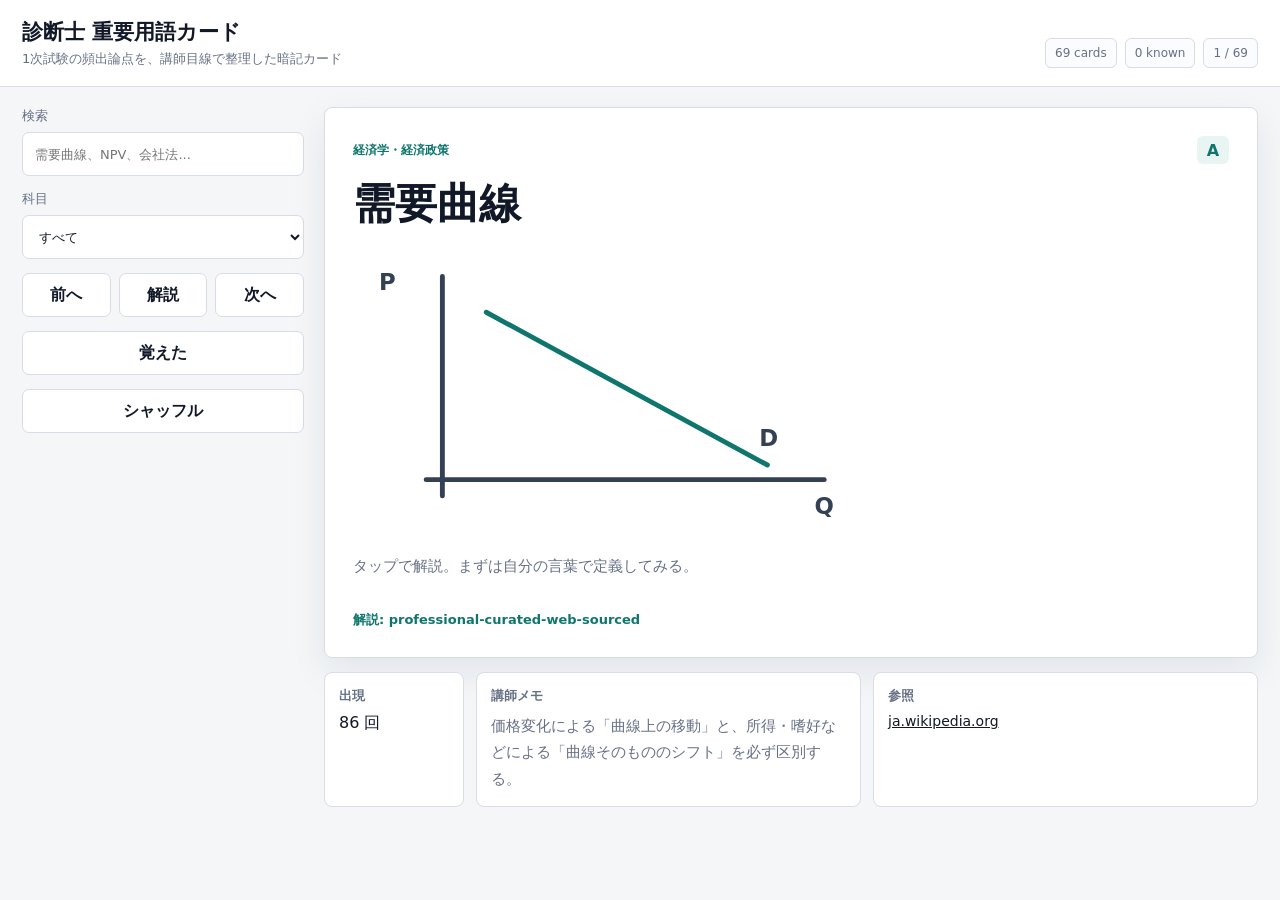
<file: index.html>
<!doctype html>
<html lang="ja">
<head>
  <meta charset="utf-8">
  <meta name="viewport" content="width=device-width, initial-scale=1, viewport-fit=cover">
  <title>診断士 重要用語カード</title>
  <link rel="stylesheet" href="style.css">
</head>
<body>
  <header class="topbar">
    <div>
      <h1>診断士 重要用語カード</h1>
      <p>1次試験の頻出論点を、講師目線で整理した暗記カード</p>
    </div>
    <div class="stats">
      <span id="cardCount">0 cards</span>
      <span id="knownCount">0 known</span>
      <span id="position">0 / 0</span>
    </div>
  </header>

  <main class="layout">
    <aside class="panel">
      <label>
        検索
        <input id="search" type="search" placeholder="需要曲線、NPV、会社法...">
      </label>
      <label>
        科目
        <select id="subjectFilter">
          <option value="">すべて</option>
        </select>
      </label>
      <div class="buttons">
        <button id="prevButton" type="button">前へ</button>
        <button id="flipButton" type="button">解説</button>
        <button id="nextButton" type="button">次へ</button>
      </div>
      <button id="knownButton" class="wide" type="button">覚えた</button>
      <button id="shuffleButton" class="wide" type="button">シャッフル</button>
    </aside>

    <section class="study">
      <article id="card" class="card">
        <div class="card-head">
          <p class="eyebrow" id="subject">SUBJECT</p>
          <span id="importance" class="importance">A</span>
        </div>
        <h2 id="term">データ未生成</h2>
        <div id="diagram" class="diagram"></div>
        <p id="hint">先に npm run professional を実行してください。</p>
        <div id="answer" class="answer"></div>
        <p id="sourceBadge" class="source-badge"></p>
      </article>

      <section class="meta">
        <div>
          <h3>出現</h3>
          <p id="count">-</p>
        </div>
        <div>
          <h3>講師メモ</h3>
          <p id="example">-</p>
        </div>
        <div>
          <h3>参照</h3>
          <ul id="sources"></ul>
        </div>
      </section>
    </section>
  </main>

  <nav class="bottom-nav">
    <button id="bottomPrev" type="button">前へ</button>
    <button id="bottomFlip" type="button">解説</button>
    <button id="bottomNext" type="button">次へ</button>
  </nav>

  <script type="module" src="app.js"></script>
</body>
</html>
</file>
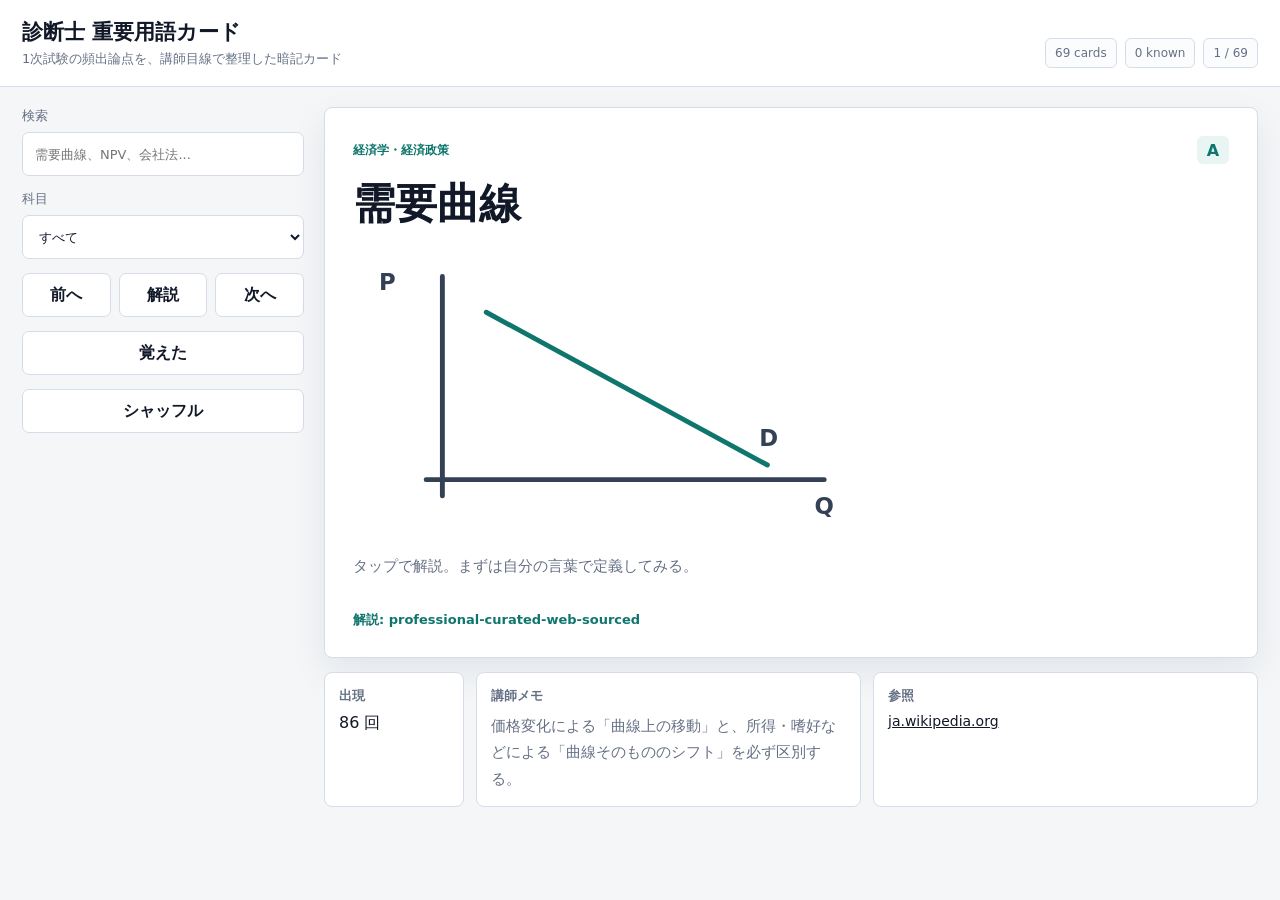
<file: standalone.html>
<!doctype html>
<html lang="ja">
<head>
  <meta charset="utf-8">
  <meta name="viewport" content="width=device-width, initial-scale=1, viewport-fit=cover">
  <title>診断士 重要用語カード</title>
  <style>
:root {
  color-scheme: light;
  --bg: #f4f6f8;
  --ink: #111827;
  --muted: #667085;
  --line: #d6dde8;
  --accent: #0f766e;
  --panel: #ffffff;
  --warn: #b45309;
}

* { box-sizing: border-box; }

body {
  margin: 0;
  min-height: 100vh;
  font-family: system-ui, -apple-system, BlinkMacSystemFont, "Segoe UI", sans-serif;
  background: var(--bg);
  color: var(--ink);
}

.topbar {
  display: flex;
  align-items: flex-end;
  justify-content: space-between;
  gap: 18px;
  padding: 18px 22px;
  border-bottom: 1px solid var(--line);
  background: var(--panel);
  position: sticky;
  top: 0;
  z-index: 3;
}

h1, h2, h3, p { margin: 0; }
h1 { font-size: 21px; font-weight: 760; letter-spacing: 0; }
.topbar p { margin-top: 4px; color: var(--muted); font-size: 13px; }

.stats {
  display: flex;
  gap: 8px;
  color: var(--muted);
  font-size: 12px;
  white-space: nowrap;
}

.stats span {
  border: 1px solid var(--line);
  border-radius: 6px;
  background: #fbfcfd;
  padding: 7px 9px;
}

.layout {
  display: grid;
  grid-template-columns: 282px minmax(0, 1fr);
  gap: 20px;
  padding: 20px 22px 88px;
}

.panel {
  display: grid;
  align-content: start;
  gap: 14px;
}

label {
  display: grid;
  gap: 7px;
  color: var(--muted);
  font-size: 13px;
}

input, select, button {
  width: 100%;
  min-height: 44px;
  border: 1px solid var(--line);
  border-radius: 7px;
  background: #fff;
  color: var(--ink);
  font: inherit;
}

input, select { padding: 0 12px; }
button { cursor: pointer; font-weight: 700; touch-action: manipulation; }
button:hover { border-color: var(--accent); }
.wide { width: 100%; }
.buttons { display: grid; grid-template-columns: 1fr 1fr 1fr; gap: 8px; }

.study { display: grid; gap: 14px; }

.card {
  min-height: 520px;
  display: grid;
  align-content: start;
  gap: 16px;
  padding: 28px;
  border: 1px solid var(--line);
  border-radius: 8px;
  background: var(--panel);
  box-shadow: 0 14px 36px rgba(22, 34, 51, 0.08);
}

.card.is-known {
  border-color: var(--accent);
  box-shadow: 0 14px 36px rgba(15, 118, 110, 0.14);
}

.card-head {
  display: flex;
  align-items: center;
  justify-content: space-between;
  gap: 12px;
}

.eyebrow {
  color: var(--accent);
  font-size: 12px;
  font-weight: 800;
}

.importance {
  min-width: 32px;
  height: 28px;
  display: inline-grid;
  place-items: center;
  border-radius: 6px;
  background: #e8f5f3;
  color: var(--accent);
  font-weight: 800;
}

h2 {
  font-size: 42px;
  line-height: 1.15;
  overflow-wrap: anywhere;
}

#hint, .answer p, #example {
  color: var(--muted);
  line-height: 1.75;
  font-size: 15px;
}

.answer {
  display: grid;
  gap: 10px;
}

.diagram {
  min-height: 188px;
  display: grid;
  align-items: center;
}

.diagram svg {
  width: 100%;
  max-width: 520px;
  height: auto;
}

.axis, .line, .arrow {
  fill: none;
  stroke: #344054;
  stroke-width: 3;
  stroke-linecap: round;
  stroke-linejoin: round;
}

.arrow { marker-end: url(#arrow); }
.accent { stroke: var(--accent); }
.dashed { stroke-dasharray: 7 7; }
.dot { fill: var(--accent); }
.box, .node {
  fill: #fff;
  stroke: #98a2b3;
  stroke-width: 2;
}
.accent-fill { fill: #dff4ef; stroke: var(--accent); }
.bar { fill: #dff4ef; stroke: var(--accent); stroke-width: 2; }
.negative { fill: #fee4e2; stroke: #d92d20; }
svg text { fill: #344054; font-size: 14px; font-weight: 700; }

.source-badge {
  color: var(--accent);
  font-size: 13px;
  font-weight: 700;
}

.meta {
  display: grid;
  grid-template-columns: 140px minmax(0, 1fr) minmax(0, 1fr);
  gap: 12px;
}

.meta > div {
  padding: 14px;
  border: 1px solid var(--line);
  border-radius: 8px;
  background: var(--panel);
}

h3 {
  margin-bottom: 8px;
  color: var(--muted);
  font-size: 13px;
}

ul {
  display: grid;
  gap: 7px;
  list-style: none;
  margin: 0;
  padding: 0;
}

li, a {
  color: var(--ink);
  font-size: 14px;
  overflow-wrap: anywhere;
}

.bottom-nav {
  display: none;
}

@media (max-width: 820px) {
  .topbar {
    display: grid;
    padding: 14px 16px;
  }

  h1 { font-size: 19px; }
  .topbar p { display: none; }
  .stats { overflow-x: auto; }

  .layout {
    grid-template-columns: 1fr;
    gap: 12px;
    padding: 14px 14px 88px;
  }

  .panel {
    position: static;
    grid-template-columns: 1fr 1fr;
  }

  .panel .buttons,
  .panel .wide {
    display: none;
  }

  .card {
    min-height: calc(100vh - 286px);
    padding: 20px;
  }

  h2 { font-size: 32px; }
  .diagram { min-height: 150px; }
  #hint, .answer p, #example { font-size: 14px; }

  .meta {
    grid-template-columns: 1fr;
  }

  .bottom-nav {
    position: fixed;
    left: 0;
    right: 0;
    bottom: 0;
    z-index: 4;
    display: grid;
    grid-template-columns: 1fr 1.2fr 1fr;
    gap: 8px;
    padding: 10px 12px calc(10px + env(safe-area-inset-bottom));
    border-top: 1px solid var(--line);
    background: rgba(255,255,255,0.96);
    backdrop-filter: blur(12px);
  }
}

</style>
</head>
<body>
  <header class="topbar">
    <div>
      <h1>診断士 重要用語カード</h1>
      <p>1次試験の頻出論点を、講師目線で整理した暗記カード</p>
    </div>
    <div class="stats">
      <span id="cardCount">0 cards</span>
      <span id="knownCount">0 known</span>
      <span id="position">0 / 0</span>
    </div>
  </header>

  <main class="layout">
    <aside class="panel">
      <label>
        検索
        <input id="search" type="search" placeholder="需要曲線、NPV、会社法...">
      </label>
      <label>
        科目
        <select id="subjectFilter">
          <option value="">すべて</option>
        </select>
      </label>
      <div class="buttons">
        <button id="prevButton" type="button">前へ</button>
        <button id="flipButton" type="button">解説</button>
        <button id="nextButton" type="button">次へ</button>
      </div>
      <button id="knownButton" class="wide" type="button">覚えた</button>
      <button id="shuffleButton" class="wide" type="button">シャッフル</button>
    </aside>

    <section class="study">
      <article id="card" class="card">
        <div class="card-head">
          <p class="eyebrow" id="subject">SUBJECT</p>
          <span id="importance" class="importance">A</span>
        </div>
        <h2 id="term">データ未生成</h2>
        <div id="diagram" class="diagram"></div>
        <p id="hint">先に npm run professional を実行してください。</p>
        <div id="answer" class="answer"></div>
        <p id="sourceBadge" class="source-badge"></p>
      </article>

      <section class="meta">
        <div>
          <h3>出現</h3>
          <p id="count">-</p>
        </div>
        <div>
          <h3>講師メモ</h3>
          <p id="example">-</p>
        </div>
        <div>
          <h3>参照</h3>
          <ul id="sources"></ul>
        </div>
      </section>
    </section>
  </main>

  <nav class="bottom-nav">
    <button id="bottomPrev" type="button">前へ</button>
    <button id="bottomFlip" type="button">解説</button>
    <button id="bottomNext" type="button">次へ</button>
  </nav>

  <script>window.__CARDS__ = [
  {
    "id": "0d490776f0a0",
    "term": "需要曲線",
    "front": "需要曲線",
    "back": "価格と需要量の関係を示す右下がりの曲線。価格が下がるほど需要量が増えるという需要法則を表す。",
    "point": "価格変化による「曲線上の移動」と、所得・嗜好などによる「曲線そのもののシフト」を必ず区別する。",
    "example": "需要増加は曲線が右へ、需要減少は左へ動く。",
    "hint": "価格変化による「曲線上の移動」と、所得・嗜好などによる「曲線そのもののシフト」を必ず区別する。",
    "diagram": "demand",
    "subject": "経済学・経済政策",
    "totalCount": 86,
    "importance": "A",
    "topSubjects": [
      {
        "name": "経済学・経済政策",
        "count": 86
      }
    ],
    "topYears": [],
    "sources": [
      {
        "title": "ja.wikipedia.org",
        "url": "https://ja.wikipedia.org/wiki/%E9%9C%80%E8%A6%81%E3%81%A8%E4%BE%9B%E7%B5%A6"
      }
    ],
    "explanationSource": "professional-curated-web-sourced"
  },
  {
    "id": "67e9fa1fc15b",
    "term": "供給曲線",
    "front": "供給曲線",
    "back": "価格と供給量の関係を示す右上がりの曲線。価格が上がるほど企業が供給したい量が増える。",
    "point": "投入価格・技術・税制などが変わると供給曲線そのものがシフトする。",
    "example": "原材料価格上昇は供給曲線を左へ動かしやすい。",
    "hint": "投入価格・技術・税制などが変わると供給曲線そのものがシフトする。",
    "diagram": "supply",
    "subject": "経済学・経済政策",
    "totalCount": 58,
    "importance": "A",
    "topSubjects": [
      {
        "name": "経済学・経済政策",
        "count": 58
      }
    ],
    "topYears": [],
    "sources": [
      {
        "title": "ja.wikipedia.org",
        "url": "https://ja.wikipedia.org/wiki/%E9%9C%80%E8%A6%81%E3%81%A8%E4%BE%9B%E7%B5%A6"
      }
    ],
    "explanationSource": "professional-curated-web-sourced"
  },
  {
    "id": "66405b7381ad",
    "term": "市場均衡",
    "front": "市場均衡",
    "back": "需要量と供給量が一致する価格と数量の組み合わせ。需要曲線と供給曲線の交点で表される。",
    "point": "超過需要なら価格上昇、超過供給なら価格下落の圧力が働く。",
    "example": "需要増加なら均衡価格・均衡数量は通常上昇する。",
    "hint": "超過需要なら価格上昇、超過供給なら価格下落の圧力が働く。",
    "diagram": "equilibrium",
    "subject": "経済学・経済政策",
    "totalCount": 0,
    "importance": "A",
    "topSubjects": [
      {
        "name": "経済学・経済政策",
        "count": 0
      }
    ],
    "topYears": [],
    "sources": [
      {
        "title": "ja.wikipedia.org",
        "url": "https://ja.wikipedia.org/wiki/%E9%9C%80%E8%A6%81%E3%81%A8%E4%BE%9B%E7%B5%A6"
      }
    ],
    "explanationSource": "professional-curated-web-sourced"
  },
  {
    "id": "d02a45f5f84f",
    "term": "価格弾力性",
    "front": "価格弾力性",
    "back": "価格が1%変化したとき、需要量または供給量が何%変化するかを表す指標。",
    "point": "絶対値が1より大きいと弾力的、1より小さいと非弾力的。売上高の増減判断で頻出。",
    "example": "需要の価格弾力性が大きい財は、値上げで売上が減りやすい。",
    "hint": "絶対値が1より大きいと弾力的、1より小さいと非弾力的。売上高の増減判断で頻出。",
    "diagram": "elasticity",
    "subject": "経済学・経済政策",
    "totalCount": 52,
    "importance": "A",
    "topSubjects": [
      {
        "name": "経済学・経済政策",
        "count": 52
      }
    ],
    "topYears": [],
    "sources": [
      {
        "title": "ja.wikipedia.org",
        "url": "https://ja.wikipedia.org/wiki/%E5%BC%BE%E5%8A%9B%E6%80%A7_(%E7%B5%8C%E6%B8%88%E5%AD%A6)"
      }
    ],
    "explanationSource": "professional-curated-web-sourced"
  },
  {
    "id": "9fcf56bc7df8",
    "term": "需要の価格弾力性",
    "front": "需要の価格弾力性",
    "back": "価格変化に対する需要量の反応度。通常はマイナスになるため、試験では絶対値で扱うことが多い。",
    "point": "代替財が多い、支出割合が大きい、長期であるほど弾力的になりやすい。",
    "example": "嗜好品は生活必需品より弾力的になりやすい。",
    "hint": "代替財が多い、支出割合が大きい、長期であるほど弾力的になりやすい。",
    "diagram": "elasticity",
    "subject": "経済学・経済政策",
    "totalCount": 19,
    "importance": "A",
    "topSubjects": [
      {
        "name": "経済学・経済政策",
        "count": 19
      }
    ],
    "topYears": [],
    "sources": [
      {
        "title": "ja.wikipedia.org",
        "url": "https://ja.wikipedia.org/wiki/%E5%BC%BE%E5%8A%9B%E6%80%A7_(%E7%B5%8C%E6%B8%88%E5%AD%A6)"
      }
    ],
    "explanationSource": "professional-curated-web-sourced"
  },
  {
    "id": "e20ddb36138c",
    "term": "無差別曲線",
    "front": "無差別曲線",
    "back": "消費者に同じ満足度を与える2財の組み合わせを結んだ曲線。",
    "point": "通常は右下がりで原点に対して凸。予算制約線との接点で効用最大化を考える。",
    "example": "接点では限界代替率と価格比が一致する。",
    "hint": "通常は右下がりで原点に対して凸。予算制約線との接点で効用最大化を考える。",
    "diagram": "indifference",
    "subject": "経済学・経済政策",
    "totalCount": 11,
    "importance": "A",
    "topSubjects": [
      {
        "name": "経済学・経済政策",
        "count": 11
      }
    ],
    "topYears": [],
    "sources": [
      {
        "title": "ja.wikipedia.org",
        "url": "https://ja.wikipedia.org/wiki/%E9%9C%80%E8%A6%81%E3%81%A8%E4%BE%9B%E7%B5%A6"
      }
    ],
    "explanationSource": "professional-curated-web-sourced"
  },
  {
    "id": "ac017a2f5bf9",
    "term": "予算制約線",
    "front": "予算制約線",
    "back": "所得と財価格の制約下で購入可能な2財の組み合わせを示す直線。",
    "point": "所得増加は外側への平行移動、価格変化は傾きの変化。",
    "example": "X財価格が下がるとX軸切片が外側へ動く。",
    "hint": "所得増加は外側への平行移動、価格変化は傾きの変化。",
    "diagram": "budget",
    "subject": "経済学・経済政策",
    "totalCount": 0,
    "importance": "A",
    "topSubjects": [
      {
        "name": "経済学・経済政策",
        "count": 0
      }
    ],
    "topYears": [],
    "sources": [
      {
        "title": "ja.wikipedia.org",
        "url": "https://ja.wikipedia.org/wiki/%E9%9C%80%E8%A6%81%E3%81%A8%E4%BE%9B%E7%B5%A6"
      }
    ],
    "explanationSource": "professional-curated-web-sourced"
  },
  {
    "id": "80bac67b0417",
    "term": "限界費用",
    "front": "限界費用",
    "back": "生産量を1単位増やしたときに追加で発生する費用。",
    "point": "完全競争企業は価格=限界費用となる生産量を選ぶ、という形で出やすい。",
    "example": "限界費用が平均費用を下回ると平均費用は低下する。",
    "hint": "完全競争企業は価格=限界費用となる生産量を選ぶ、という形で出やすい。",
    "diagram": "cost",
    "subject": "経済学・経済政策",
    "totalCount": 68,
    "importance": "A",
    "topSubjects": [
      {
        "name": "経済学・経済政策",
        "count": 68
      }
    ],
    "topYears": [],
    "sources": [
      {
        "title": "ja.wikipedia.org",
        "url": "https://ja.wikipedia.org/wiki/%E9%9C%80%E8%A6%81%E3%81%A8%E4%BE%9B%E7%B5%A6"
      }
    ],
    "explanationSource": "professional-curated-web-sourced"
  },
  {
    "id": "4c42e6867901",
    "term": "平均費用",
    "front": "平均費用",
    "back": "総費用を生産量で割ったもの。平均固定費用と平均可変費用の合計。",
    "point": "限界費用曲線が平均費用曲線を下から上に横切る点が平均費用の最小点。",
    "example": "規模の経済が働く範囲では平均費用が低下する。",
    "hint": "限界費用曲線が平均費用曲線を下から上に横切る点が平均費用の最小点。",
    "diagram": "cost",
    "subject": "経済学・経済政策",
    "totalCount": 33,
    "importance": "A",
    "topSubjects": [
      {
        "name": "経済学・経済政策",
        "count": 33
      }
    ],
    "topYears": [],
    "sources": [
      {
        "title": "ja.wikipedia.org",
        "url": "https://ja.wikipedia.org/wiki/%E9%9C%80%E8%A6%81%E3%81%A8%E4%BE%9B%E7%B5%A6"
      }
    ],
    "explanationSource": "professional-curated-web-sourced"
  },
  {
    "id": "d56a26a1f985",
    "term": "短期費用曲線",
    "front": "短期費用曲線",
    "back": "固定投入が存在する短期における費用と生産量の関係を示す曲線群。",
    "point": "平均費用・平均可変費用・限界費用の位置関係を図で覚える。",
    "example": "操業停止点は価格が平均可変費用の最小値を下回る水準。",
    "hint": "平均費用・平均可変費用・限界費用の位置関係を図で覚える。",
    "diagram": "cost",
    "subject": "経済学・経済政策",
    "totalCount": 2,
    "importance": "A",
    "topSubjects": [
      {
        "name": "経済学・経済政策",
        "count": 2
      }
    ],
    "topYears": [],
    "sources": [
      {
        "title": "ja.wikipedia.org",
        "url": "https://ja.wikipedia.org/wiki/%E9%9C%80%E8%A6%81%E3%81%A8%E4%BE%9B%E7%B5%A6"
      }
    ],
    "explanationSource": "professional-curated-web-sourced"
  },
  {
    "id": "5dfb2ab4b3a2",
    "term": "IS曲線",
    "front": "IS曲線",
    "back": "財市場が均衡する利子率と国民所得の組み合わせを表す右下がりの曲線。",
    "point": "投資が利子率に反応するほどIS曲線は緩やかになりやすい。",
    "example": "政府支出増加はIS曲線を右へシフトさせる。",
    "hint": "投資が利子率に反応するほどIS曲線は緩やかになりやすい。",
    "diagram": "is-lm",
    "subject": "経済学・経済政策",
    "totalCount": 0,
    "importance": "A",
    "topSubjects": [
      {
        "name": "経済学・経済政策",
        "count": 0
      }
    ],
    "topYears": [],
    "sources": [
      {
        "title": "ja.wikipedia.org",
        "url": "https://ja.wikipedia.org/wiki/%E9%9C%80%E8%A6%81%E3%81%A8%E4%BE%9B%E7%B5%A6"
      }
    ],
    "explanationSource": "professional-curated-web-sourced"
  },
  {
    "id": "0bbbfa557d89",
    "term": "LM曲線",
    "front": "LM曲線",
    "back": "貨幣市場が均衡する利子率と国民所得の組み合わせを表す右上がりの曲線。",
    "point": "貨幣供給量の増加はLM曲線を右へシフトさせる。",
    "example": "所得増加で貨幣需要が増えると、均衡利子率は上がる。",
    "hint": "貨幣供給量の増加はLM曲線を右へシフトさせる。",
    "diagram": "is-lm",
    "subject": "経済学・経済政策",
    "totalCount": 0,
    "importance": "A",
    "topSubjects": [
      {
        "name": "経済学・経済政策",
        "count": 0
      }
    ],
    "topYears": [],
    "sources": [
      {
        "title": "ja.wikipedia.org",
        "url": "https://ja.wikipedia.org/wiki/%E9%9C%80%E8%A6%81%E3%81%A8%E4%BE%9B%E7%B5%A6"
      }
    ],
    "explanationSource": "professional-curated-web-sourced"
  },
  {
    "id": "ee92f25a5a39",
    "term": "フィッシャー方程式",
    "front": "フィッシャー方程式",
    "back": "名目利子率、実質利子率、期待インフレ率の関係を表す式。概ね名目利子率=実質利子率+期待インフレ率。",
    "point": "名目と実質の区別を問う問題で頻出。",
    "example": "期待インフレ率が上がると、実質利子率一定なら名目利子率は上がる。",
    "hint": "名目と実質の区別を問う問題で頻出。",
    "diagram": "formula",
    "subject": "経済学・経済政策",
    "totalCount": 1,
    "importance": "A",
    "topSubjects": [
      {
        "name": "経済学・経済政策",
        "count": 1
      }
    ],
    "topYears": [],
    "sources": [
      {
        "title": "ja.wikipedia.org",
        "url": "https://ja.wikipedia.org/wiki/%E9%9C%80%E8%A6%81%E3%81%A8%E4%BE%9B%E7%B5%A6"
      }
    ],
    "explanationSource": "professional-curated-web-sourced"
  },
  {
    "id": "a2de02c339de",
    "term": "ラスパイレス指数",
    "front": "ラスパイレス指数",
    "back": "基準年の数量を重みとして価格変化を測る物価指数。",
    "point": "パーシェ指数との違いは重み。ラスパイレスは基準年数量、パーシェは比較年数量。",
    "example": "消費者物価指数の理解に関係する。",
    "hint": "パーシェ指数との違いは重み。ラスパイレスは基準年数量、パーシェは比較年数量。",
    "diagram": "index",
    "subject": "経済学・経済政策",
    "totalCount": 18,
    "importance": "A",
    "topSubjects": [
      {
        "name": "経済学・経済政策",
        "count": 18
      }
    ],
    "topYears": [],
    "sources": [
      {
        "title": "ja.wikipedia.org",
        "url": "https://ja.wikipedia.org/wiki/%E9%9C%80%E8%A6%81%E3%81%A8%E4%BE%9B%E7%B5%A6"
      }
    ],
    "explanationSource": "professional-curated-web-sourced"
  },
  {
    "id": "e584719ed4d7",
    "term": "ローレンツ曲線",
    "front": "ローレンツ曲線",
    "back": "所得や資産の分配の偏りを示す曲線。完全平等線から離れるほど不平等が大きい。",
    "point": "ジニ係数とセットで覚える。",
    "example": "45度線に近いほど平等。",
    "hint": "ジニ係数とセットで覚える。",
    "diagram": "lorenz",
    "subject": "経済学・経済政策",
    "totalCount": 3,
    "importance": "A",
    "topSubjects": [
      {
        "name": "経済学・経済政策",
        "count": 3
      }
    ],
    "topYears": [],
    "sources": [
      {
        "title": "ja.wikipedia.org",
        "url": "https://ja.wikipedia.org/wiki/%E9%9C%80%E8%A6%81%E3%81%A8%E4%BE%9B%E7%B5%A6"
      }
    ],
    "explanationSource": "professional-curated-web-sourced"
  },
  {
    "id": "64fe4d7313b2",
    "term": "ジニ係数",
    "front": "ジニ係数",
    "back": "分配の不平等度を0から1の範囲で表す指標。1に近いほど不平等。",
    "point": "ローレンツ曲線と完全平等線の間の面積でイメージする。",
    "example": "所得分布や地域格差の論点で出る。",
    "hint": "ローレンツ曲線と完全平等線の間の面積でイメージする。",
    "diagram": "lorenz",
    "subject": "経済学・経済政策",
    "totalCount": 0,
    "importance": "A",
    "topSubjects": [
      {
        "name": "経済学・経済政策",
        "count": 0
      }
    ],
    "topYears": [],
    "sources": [
      {
        "title": "ja.wikipedia.org",
        "url": "https://ja.wikipedia.org/wiki/%E9%9C%80%E8%A6%81%E3%81%A8%E4%BE%9B%E7%B5%A6"
      }
    ],
    "explanationSource": "professional-curated-web-sourced"
  },
  {
    "id": "e1e2f6149197",
    "term": "正味現在価値",
    "front": "正味現在価値",
    "back": "将来キャッシュフローを資本コストで割り引いた現在価値から初期投資額を差し引いた金額。",
    "point": "NPVが正なら企業価値を増やす投資案として採用候補。",
    "example": "NPV法は金額で投資価値を判断できる。",
    "hint": "NPVが正なら企業価値を増やす投資案として採用候補。",
    "diagram": "npv",
    "subject": "財務・会計",
    "totalCount": 24,
    "importance": "A",
    "topSubjects": [
      {
        "name": "財務・会計",
        "count": 24
      }
    ],
    "topYears": [],
    "sources": [
      {
        "title": "ja.wikipedia.org",
        "url": "https://ja.wikipedia.org/wiki/%E6%AD%A3%E5%91%B3%E7%8F%BE%E5%9C%A8%E4%BE%A1%E5%80%A4"
      }
    ],
    "explanationSource": "professional-curated-web-sourced"
  },
  {
    "id": "09025d76945b",
    "term": "NPV",
    "front": "NPV",
    "back": "Net Present Value。正味現在価値のこと。投資案が生み出す価値を現在価値ベースで測る。",
    "point": "IRRよりも企業価値最大化と整合しやすい。",
    "example": "排他的投資案ではNPVが大きい案を選ぶのが原則。",
    "hint": "IRRよりも企業価値最大化と整合しやすい。",
    "diagram": "npv",
    "subject": "財務・会計",
    "totalCount": 20,
    "importance": "A",
    "topSubjects": [
      {
        "name": "財務・会計",
        "count": 20
      }
    ],
    "topYears": [],
    "sources": [
      {
        "title": "ja.wikipedia.org",
        "url": "https://ja.wikipedia.org/wiki/%E6%AD%A3%E5%91%B3%E7%8F%BE%E5%9C%A8%E4%BE%A1%E5%80%A4"
      }
    ],
    "explanationSource": "professional-curated-web-sourced"
  },
  {
    "id": "94499b1ab224",
    "term": "IRR",
    "front": "IRR",
    "back": "内部収益率。NPVがゼロになる割引率。投資案の利回りを示す。",
    "point": "資本コストを上回るIRRなら採用候補。ただし複数解や規模の違いに注意。",
    "example": "初期投資が小さい案ほどIRRが高く見える場合がある。",
    "hint": "資本コストを上回るIRRなら採用候補。ただし複数解や規模の違いに注意。",
    "diagram": "irr",
    "subject": "財務・会計",
    "totalCount": 16,
    "importance": "A",
    "topSubjects": [
      {
        "name": "財務・会計",
        "count": 16
      }
    ],
    "topYears": [],
    "sources": [
      {
        "title": "ja.wikipedia.org",
        "url": "https://ja.wikipedia.org/wiki/%E5%86%85%E9%83%A8%E5%8F%8E%E7%9B%8A%E7%8E%87"
      }
    ],
    "explanationSource": "professional-curated-web-sourced"
  },
  {
    "id": "7a036f1e978a",
    "term": "加重平均資本コスト",
    "front": "加重平均資本コスト",
    "back": "負債コストと株主資本コストを資本構成で加重平均した企業全体の資本コスト。WACCともいう。",
    "point": "法人税を考慮する場合、負債コストには節税効果を反映する。",
    "example": "企業価値評価や投資判断の割引率として使う。",
    "hint": "法人税を考慮する場合、負債コストには節税効果を反映する。",
    "diagram": "wacc",
    "subject": "財務・会計",
    "totalCount": 9,
    "importance": "A",
    "topSubjects": [
      {
        "name": "財務・会計",
        "count": 9
      }
    ],
    "topYears": [],
    "sources": [
      {
        "title": "ja.wikipedia.org",
        "url": "https://ja.wikipedia.org/wiki/%E8%B3%87%E6%9C%AC%E8%B3%87%E7%94%A3%E8%A9%95%E4%BE%A1%E3%83%A2%E3%83%87%E3%83%AB"
      }
    ],
    "explanationSource": "professional-curated-web-sourced"
  },
  {
    "id": "aa92e4353f87",
    "term": "CAPM",
    "front": "CAPM",
    "back": "資本資産評価モデル。リスクフリーレート、β、市場リスクプレミアムから株主資本コストを求める。",
    "point": "βは市場全体に対する感応度。βが高いほど要求収益率は高い。",
    "example": "株主資本コスト=リスクフリーレート+β×市場リスクプレミアム。",
    "hint": "βは市場全体に対する感応度。βが高いほど要求収益率は高い。",
    "diagram": "capm",
    "subject": "財務・会計",
    "totalCount": 0,
    "importance": "A",
    "topSubjects": [
      {
        "name": "財務・会計",
        "count": 0
      }
    ],
    "topYears": [],
    "sources": [
      {
        "title": "ja.wikipedia.org",
        "url": "https://ja.wikipedia.org/wiki/%E8%B3%87%E6%9C%AC%E8%B3%87%E7%94%A3%E8%A9%95%E4%BE%A1%E3%83%A2%E3%83%87%E3%83%AB"
      }
    ],
    "explanationSource": "professional-curated-web-sourced"
  },
  {
    "id": "83a2ab43292f",
    "term": "効率的フロンティア",
    "front": "効率的フロンティア",
    "back": "同じリスクなら期待収益率が最大、同じ期待収益率ならリスクが最小となるポートフォリオ集合。",
    "point": "分散投資によるリスク低減とセットで理解する。",
    "example": "合理的投資家は効率的フロンティア上の組み合わせを選ぶ。",
    "hint": "分散投資によるリスク低減とセットで理解する。",
    "diagram": "frontier",
    "subject": "財務・会計",
    "totalCount": 7,
    "importance": "A",
    "topSubjects": [
      {
        "name": "財務・会計",
        "count": 7
      }
    ],
    "topYears": [],
    "sources": [
      {
        "title": "ja.wikipedia.org",
        "url": "https://ja.wikipedia.org/wiki/%E8%B3%87%E6%9C%AC%E8%B3%87%E7%94%A3%E8%A9%95%E4%BE%A1%E3%83%A2%E3%83%87%E3%83%AB"
      }
    ],
    "explanationSource": "professional-curated-web-sourced"
  },
  {
    "id": "1b3e6cbc2179",
    "term": "損益分岐点",
    "front": "損益分岐点",
    "back": "売上高と総費用が一致し、利益がゼロになる売上高または販売数量。",
    "point": "固定費、変動費率、限界利益率の関係を押さえる。",
    "example": "損益分岐点売上高=固定費÷限界利益率。",
    "hint": "固定費、変動費率、限界利益率の関係を押さえる。",
    "diagram": "break-even",
    "subject": "財務・会計",
    "totalCount": 23,
    "importance": "A",
    "topSubjects": [
      {
        "name": "財務・会計",
        "count": 23
      }
    ],
    "topYears": [],
    "sources": [
      {
        "title": "ja.wikipedia.org",
        "url": "https://ja.wikipedia.org/wiki/%E6%AD%A3%E5%91%B3%E7%8F%BE%E5%9C%A8%E4%BE%A1%E5%80%A4"
      }
    ],
    "explanationSource": "professional-curated-web-sourced"
  },
  {
    "id": "c8b2e7de6bb3",
    "term": "損益分岐点比率",
    "front": "損益分岐点比率",
    "back": "実際の売上高に対する損益分岐点売上高の割合。低いほど安全性が高い。",
    "point": "安全余裕率=1-損益分岐点比率。",
    "example": "固定費が増えると損益分岐点比率は高まりやすい。",
    "hint": "安全余裕率=1-損益分岐点比率。",
    "diagram": "break-even",
    "subject": "財務・会計",
    "totalCount": 6,
    "importance": "A",
    "topSubjects": [
      {
        "name": "財務・会計",
        "count": 6
      }
    ],
    "topYears": [],
    "sources": [
      {
        "title": "ja.wikipedia.org",
        "url": "https://ja.wikipedia.org/wiki/%E6%AD%A3%E5%91%B3%E7%8F%BE%E5%9C%A8%E4%BE%A1%E5%80%A4"
      }
    ],
    "explanationSource": "professional-curated-web-sourced"
  },
  {
    "id": "380b394da915",
    "term": "自己資本比率",
    "front": "自己資本比率",
    "back": "総資本に占める自己資本の割合。財務安全性を示す代表指標。",
    "point": "高いほど返済義務のない資本が厚い。ただし資本効率とのバランスも見る。",
    "example": "自己資本比率=自己資本÷総資本。",
    "hint": "高いほど返済義務のない資本が厚い。ただし資本効率とのバランスも見る。",
    "diagram": "ratio",
    "subject": "財務・会計",
    "totalCount": 22,
    "importance": "A",
    "topSubjects": [
      {
        "name": "財務・会計",
        "count": 22
      }
    ],
    "topYears": [],
    "sources": [
      {
        "title": "ja.wikipedia.org",
        "url": "https://ja.wikipedia.org/wiki/%E6%AD%A3%E5%91%B3%E7%8F%BE%E5%9C%A8%E4%BE%A1%E5%80%A4"
      }
    ],
    "explanationSource": "professional-curated-web-sourced"
  },
  {
    "id": "ec4fefbac60c",
    "term": "流動比率",
    "front": "流動比率",
    "back": "流動負債に対する流動資産の割合。短期支払能力を表す。",
    "point": "一般には高いほど短期安全性は高いが、過剰在庫などの質も見る。",
    "example": "流動比率=流動資産÷流動負債。",
    "hint": "一般には高いほど短期安全性は高いが、過剰在庫などの質も見る。",
    "diagram": "ratio",
    "subject": "財務・会計",
    "totalCount": 11,
    "importance": "A",
    "topSubjects": [
      {
        "name": "財務・会計",
        "count": 11
      }
    ],
    "topYears": [],
    "sources": [
      {
        "title": "ja.wikipedia.org",
        "url": "https://ja.wikipedia.org/wiki/%E6%AD%A3%E5%91%B3%E7%8F%BE%E5%9C%A8%E4%BE%A1%E5%80%A4"
      }
    ],
    "explanationSource": "professional-curated-web-sourced"
  },
  {
    "id": "268aab575cff",
    "term": "EBITDA",
    "front": "EBITDA",
    "back": "利払い前・税引前・減価償却前利益。償却方針の影響を除いた収益力の目安。",
    "point": "企業価値評価ではEV/EBITDA倍率とセットで出る。",
    "example": "設備投資が大きい業種では営業利益との差に注意。",
    "hint": "企業価値評価ではEV/EBITDA倍率とセットで出る。",
    "diagram": "formula",
    "subject": "財務・会計",
    "totalCount": 20,
    "importance": "A",
    "topSubjects": [
      {
        "name": "財務・会計",
        "count": 20
      }
    ],
    "topYears": [],
    "sources": [
      {
        "title": "ja.wikipedia.org",
        "url": "https://ja.wikipedia.org/wiki/%E6%AD%A3%E5%91%B3%E7%8F%BE%E5%9C%A8%E4%BE%A1%E5%80%A4"
      }
    ],
    "explanationSource": "professional-curated-web-sourced"
  },
  {
    "id": "3a2ffa8ec2d9",
    "term": "標準原価",
    "front": "標準原価",
    "back": "標準的な材料・労務・操業条件を前提に事前設定する原価。",
    "point": "原価差異分析で実際原価との差を管理する。",
    "example": "価格差異、数量差異、賃率差異、作業時間差異などに分解する。",
    "hint": "原価差異分析で実際原価との差を管理する。",
    "diagram": "table",
    "subject": "財務・会計",
    "totalCount": 3,
    "importance": "A",
    "topSubjects": [
      {
        "name": "財務・会計",
        "count": 3
      }
    ],
    "topYears": [],
    "sources": [
      {
        "title": "ja.wikipedia.org",
        "url": "https://ja.wikipedia.org/wiki/%E6%AD%A3%E5%91%B3%E7%8F%BE%E5%9C%A8%E4%BE%A1%E5%80%A4"
      }
    ],
    "explanationSource": "professional-curated-web-sourced"
  },
  {
    "id": "bd3d107e0667",
    "term": "直接原価計算",
    "front": "直接原価計算",
    "back": "固定製造原価を期間費用として扱い、変動費と固定費に分けて利益管理する方法。",
    "point": "CVP分析や短期意思決定と相性がよい。",
    "example": "全部原価計算との営業利益差は在庫増減で生じる。",
    "hint": "CVP分析や短期意思決定と相性がよい。",
    "diagram": "table",
    "subject": "財務・会計",
    "totalCount": 0,
    "importance": "A",
    "topSubjects": [
      {
        "name": "財務・会計",
        "count": 0
      }
    ],
    "topYears": [],
    "sources": [
      {
        "title": "ja.wikipedia.org",
        "url": "https://ja.wikipedia.org/wiki/%E6%AD%A3%E5%91%B3%E7%8F%BE%E5%9C%A8%E4%BE%A1%E5%80%A4"
      }
    ],
    "explanationSource": "professional-curated-web-sourced"
  },
  {
    "id": "2df2dcc553a8",
    "term": "SWOT分析",
    "front": "SWOT分析",
    "back": "強み・弱み・機会・脅威の4区分で内部環境と外部環境を整理するフレームワーク。",
    "point": "列挙で終わらせず、クロスSWOTで戦略案につなげる。",
    "example": "強み×機会は積極戦略、弱み×脅威は防衛・撤退戦略。",
    "hint": "列挙で終わらせず、クロスSWOTで戦略案につなげる。",
    "diagram": "swot",
    "subject": "企業経営理論",
    "totalCount": 0,
    "importance": "A",
    "topSubjects": [
      {
        "name": "企業経営理論",
        "count": 0
      }
    ],
    "topYears": [],
    "sources": [
      {
        "title": "ja.wikipedia.org",
        "url": "https://ja.wikipedia.org/wiki/SWOT%E5%88%86%E6%9E%90"
      }
    ],
    "explanationSource": "professional-curated-web-sourced"
  },
  {
    "id": "dc8d5e7a4af2",
    "term": "5フォース分析",
    "front": "5フォース分析",
    "back": "業界の収益性を、競争業者・新規参入・代替品・買い手・売り手の5つの力から分析する枠組み。",
    "point": "業界構造が利益率を左右するというポーターの考え方。",
    "example": "買い手の交渉力が強いほど価格引下げ圧力が強くなる。",
    "hint": "業界構造が利益率を左右するというポーターの考え方。",
    "diagram": "five-forces",
    "subject": "企業経営理論",
    "totalCount": 0,
    "importance": "B",
    "topSubjects": [
      {
        "name": "企業経営理論",
        "count": 0
      }
    ],
    "topYears": [],
    "sources": [
      {
        "title": "ja.wikipedia.org",
        "url": "https://ja.wikipedia.org/wiki/%E3%83%95%E3%82%A1%E3%82%A4%E3%83%96%E3%83%95%E3%82%A9%E3%83%BC%E3%82%B9%E5%88%86%E6%9E%90"
      }
    ],
    "explanationSource": "professional-curated-web-sourced"
  },
  {
    "id": "430c9f4ad424",
    "term": "VRIO",
    "front": "VRIO",
    "back": "経営資源を価値・希少性・模倣困難性・組織の4観点で評価するフレームワーク。",
    "point": "持続的競争優位には4条件がそろう必要がある。",
    "example": "資源が価値あるだけでは一時的優位にとどまりやすい。",
    "hint": "持続的競争優位には4条件がそろう必要がある。",
    "diagram": "vrio",
    "subject": "企業経営理論",
    "totalCount": 8,
    "importance": "B",
    "topSubjects": [
      {
        "name": "企業経営理論",
        "count": 8
      }
    ],
    "topYears": [],
    "sources": [
      {
        "title": "ja.wikipedia.org",
        "url": "https://ja.wikipedia.org/wiki/VRIO"
      }
    ],
    "explanationSource": "professional-curated-web-sourced"
  },
  {
    "id": "ce6d9ea931cd",
    "term": "アンゾフの成長マトリクス",
    "front": "アンゾフの成長マトリクス",
    "back": "市場と製品の既存・新規の組み合わせで、成長戦略を4分類する枠組み。",
    "point": "市場浸透・新製品開発・新市場開拓・多角化を区別する。",
    "example": "新製品×新市場は多角化でリスクが大きい。",
    "hint": "市場浸透・新製品開発・新市場開拓・多角化を区別する。",
    "diagram": "matrix",
    "subject": "企業経営理論",
    "totalCount": 1,
    "importance": "B",
    "topSubjects": [
      {
        "name": "企業経営理論",
        "count": 1
      }
    ],
    "topYears": [],
    "sources": [
      {
        "title": "ja.wikipedia.org",
        "url": "https://ja.wikipedia.org/wiki/SWOT%E5%88%86%E6%9E%90"
      }
    ],
    "explanationSource": "professional-curated-web-sourced"
  },
  {
    "id": "c69fa2f474b2",
    "term": "PPM",
    "front": "PPM",
    "back": "市場成長率と相対的市場シェアで事業を4象限に分類し、資源配分を考える手法。",
    "point": "花形・金のなる木・問題児・負け犬を図で覚える。",
    "example": "金のなる木で稼いだ資金を花形や問題児へ投資する。",
    "hint": "花形・金のなる木・問題児・負け犬を図で覚える。",
    "diagram": "ppm",
    "subject": "企業経営理論",
    "totalCount": 0,
    "importance": "B",
    "topSubjects": [
      {
        "name": "企業経営理論",
        "count": 0
      }
    ],
    "topYears": [],
    "sources": [
      {
        "title": "ja.wikipedia.org",
        "url": "https://ja.wikipedia.org/wiki/SWOT%E5%88%86%E6%9E%90"
      }
    ],
    "explanationSource": "professional-curated-web-sourced"
  },
  {
    "id": "b5b372b7986b",
    "term": "コア・コンピタンス",
    "front": "コア・コンピタンス",
    "back": "競争優位の源泉となる中核的能力。複数事業へ展開可能で模倣困難な能力を指す。",
    "point": "単なる得意分野ではなく、顧客価値と競争優位に結びつく能力。",
    "example": "ホンダのエンジン技術のように複数製品へ展開される。",
    "hint": "単なる得意分野ではなく、顧客価値と競争優位に結びつく能力。",
    "diagram": "none",
    "subject": "企業経営理論",
    "totalCount": 0,
    "importance": "B",
    "topSubjects": [
      {
        "name": "企業経営理論",
        "count": 0
      }
    ],
    "topYears": [],
    "sources": [
      {
        "title": "ja.wikipedia.org",
        "url": "https://ja.wikipedia.org/wiki/VRIO"
      }
    ],
    "explanationSource": "professional-curated-web-sourced"
  },
  {
    "id": "0eabd9dbd863",
    "term": "MBO",
    "front": "MBO",
    "back": "Management Buyout。経営陣が自社株式や事業を買い取って独立・非公開化する手法。",
    "point": "目標管理制度のMBOと略語が同じなので文脈で判別する。",
    "example": "事業承継や上場廃止の文脈で出る。",
    "hint": "目標管理制度のMBOと略語が同じなので文脈で判別する。",
    "diagram": "none",
    "subject": "企業経営理論",
    "totalCount": 12,
    "importance": "B",
    "topSubjects": [
      {
        "name": "企業経営理論",
        "count": 12
      }
    ],
    "topYears": [],
    "sources": [
      {
        "title": "elaws.e-gov.go.jp",
        "url": "https://elaws.e-gov.go.jp/document?lawid=417AC0000000086"
      }
    ],
    "explanationSource": "professional-curated-web-sourced"
  },
  {
    "id": "a2a1b4ca576c",
    "term": "CVC",
    "front": "CVC",
    "back": "Corporate Venture Capital。事業会社が戦略目的でベンチャー企業へ投資する仕組み。",
    "point": "財務リターンだけでなく、新技術・新市場探索が目的。",
    "example": "オープンイノベーションとセットで理解する。",
    "hint": "財務リターンだけでなく、新技術・新市場探索が目的。",
    "diagram": "none",
    "subject": "企業経営理論",
    "totalCount": 2,
    "importance": "B",
    "topSubjects": [
      {
        "name": "企業経営理論",
        "count": 2
      }
    ],
    "topYears": [],
    "sources": [
      {
        "title": "ja.wikipedia.org",
        "url": "https://ja.wikipedia.org/wiki/SWOT%E5%88%86%E6%9E%90"
      }
    ],
    "explanationSource": "professional-curated-web-sourced"
  },
  {
    "id": "616b1be70212",
    "term": "ジョイントベンチャー",
    "front": "ジョイントベンチャー",
    "back": "複数企業が共同で出資・運営する事業体または共同事業。",
    "point": "海外進出、技術補完、リスク分担の文脈で出やすい。",
    "example": "現地企業との合弁は市場知識を得やすいが意思決定は複雑になる。",
    "hint": "海外進出、技術補完、リスク分担の文脈で出やすい。",
    "diagram": "none",
    "subject": "企業経営理論",
    "totalCount": 3,
    "importance": "B",
    "topSubjects": [
      {
        "name": "企業経営理論",
        "count": 3
      }
    ],
    "topYears": [],
    "sources": [
      {
        "title": "ja.wikipedia.org",
        "url": "https://ja.wikipedia.org/wiki/SWOT%E5%88%86%E6%9E%90"
      }
    ],
    "explanationSource": "professional-curated-web-sourced"
  },
  {
    "id": "eb5d2f4a5803",
    "term": "JIT",
    "front": "JIT",
    "back": "必要なものを、必要なときに、必要な量だけ生産・調達する考え方。",
    "point": "在庫削減だけでなく、問題を顕在化させ改善につなげる思想。",
    "example": "かんばん方式とセットで問われやすい。",
    "hint": "在庫削減だけでなく、問題を顕在化させ改善につなげる思想。",
    "diagram": "flow",
    "subject": "運営管理",
    "totalCount": 4,
    "importance": "B",
    "topSubjects": [
      {
        "name": "運営管理",
        "count": 4
      }
    ],
    "topYears": [],
    "sources": [
      {
        "title": "ja.wikipedia.org",
        "url": "https://ja.wikipedia.org/wiki/%E9%9C%80%E8%A6%81%E3%81%A8%E4%BE%9B%E7%B5%A6"
      }
    ],
    "explanationSource": "professional-curated-web-sourced"
  },
  {
    "id": "80c9e43d4f58",
    "term": "かんばん方式",
    "front": "かんばん方式",
    "back": "後工程が必要な部品を必要な量だけ前工程から引き取るための情報伝達方式。",
    "point": "プル型管理の代表。前工程が勝手に作りすぎないようにする。",
    "example": "引取かんばん・生産指示かんばんを区別する。",
    "hint": "プル型管理の代表。前工程が勝手に作りすぎないようにする。",
    "diagram": "flow",
    "subject": "運営管理",
    "totalCount": 10,
    "importance": "B",
    "topSubjects": [
      {
        "name": "運営管理",
        "count": 10
      }
    ],
    "topYears": [],
    "sources": [
      {
        "title": "ja.wikipedia.org",
        "url": "https://ja.wikipedia.org/wiki/%E9%9C%80%E8%A6%81%E3%81%A8%E4%BE%9B%E7%B5%A6"
      }
    ],
    "explanationSource": "professional-curated-web-sourced"
  },
  {
    "id": "d3ad33efc2fb",
    "term": "定量発注方式",
    "front": "定量発注方式",
    "back": "在庫が発注点まで下がったとき、あらかじめ決めた一定量を発注する方式。",
    "point": "需要が比較的安定した品目に向く。発注量は一定、発注間隔は変動。",
    "example": "発注点=調達期間中の需要量+安全在庫。",
    "hint": "需要が比較的安定した品目に向く。発注量は一定、発注間隔は変動。",
    "diagram": "inventory",
    "subject": "運営管理",
    "totalCount": 13,
    "importance": "B",
    "topSubjects": [
      {
        "name": "運営管理",
        "count": 13
      }
    ],
    "topYears": [],
    "sources": [
      {
        "title": "ja.wikipedia.org",
        "url": "https://ja.wikipedia.org/wiki/%E9%9C%80%E8%A6%81%E3%81%A8%E4%BE%9B%E7%B5%A6"
      }
    ],
    "explanationSource": "professional-curated-web-sourced"
  },
  {
    "id": "a75ac775e1dd",
    "term": "定期発注方式",
    "front": "定期発注方式",
    "back": "一定の発注間隔ごとに、必要量を計算して発注する方式。",
    "point": "発注間隔は一定、発注量は変動。高価品や重要品に向きやすい。",
    "example": "発注量=目標在庫量-現在在庫量-発注残。",
    "hint": "発注間隔は一定、発注量は変動。高価品や重要品に向きやすい。",
    "diagram": "inventory",
    "subject": "運営管理",
    "totalCount": 12,
    "importance": "B",
    "topSubjects": [
      {
        "name": "運営管理",
        "count": 12
      }
    ],
    "topYears": [],
    "sources": [
      {
        "title": "ja.wikipedia.org",
        "url": "https://ja.wikipedia.org/wiki/%E9%9C%80%E8%A6%81%E3%81%A8%E4%BE%9B%E7%B5%A6"
      }
    ],
    "explanationSource": "professional-curated-web-sourced"
  },
  {
    "id": "5c07beff9bfd",
    "term": "EOQ",
    "front": "EOQ",
    "back": "Economic Order Quantity。発注費用と在庫維持費用の合計を最小にする発注量。",
    "point": "需要量・発注費・在庫維持費率の関係を式で押さえる。",
    "example": "発注費が高いほどEOQは大きくなりやすい。",
    "hint": "需要量・発注費・在庫維持費率の関係を式で押さえる。",
    "diagram": "inventory",
    "subject": "運営管理",
    "totalCount": 0,
    "importance": "B",
    "topSubjects": [
      {
        "name": "運営管理",
        "count": 0
      }
    ],
    "topYears": [],
    "sources": [
      {
        "title": "ja.wikipedia.org",
        "url": "https://ja.wikipedia.org/wiki/%E9%9C%80%E8%A6%81%E3%81%A8%E4%BE%9B%E7%B5%A6"
      }
    ],
    "explanationSource": "professional-curated-web-sourced"
  },
  {
    "id": "23e1cac0fe51",
    "term": "PERT",
    "front": "PERT",
    "back": "プロジェクト作業の順序関係と所要時間をネットワークで表す管理手法。",
    "point": "クリティカルパスはプロジェクト全体の最短完了時間を決める経路。",
    "example": "余裕時間がゼロの作業がクリティカルパス上にある。",
    "hint": "クリティカルパスはプロジェクト全体の最短完了時間を決める経路。",
    "diagram": "pert",
    "subject": "運営管理",
    "totalCount": 14,
    "importance": "B",
    "topSubjects": [
      {
        "name": "運営管理",
        "count": 14
      }
    ],
    "topYears": [],
    "sources": [
      {
        "title": "ja.wikipedia.org",
        "url": "https://ja.wikipedia.org/wiki/%E9%9C%80%E8%A6%81%E3%81%A8%E4%BE%9B%E7%B5%A6"
      }
    ],
    "explanationSource": "professional-curated-web-sourced"
  },
  {
    "id": "4ada52297817",
    "term": "工程能力指数",
    "front": "工程能力指数",
    "back": "工程が規格内に安定して製品を作れる能力を示す指数。CpやCpkで表す。",
    "point": "ばらつきが小さいほどCpは大きくなる。中心ずれはCpkで見る。",
    "example": "Cp=規格幅÷6σ。",
    "hint": "ばらつきが小さいほどCpは大きくなる。中心ずれはCpkで見る。",
    "diagram": "normal",
    "subject": "運営管理",
    "totalCount": 5,
    "importance": "B",
    "topSubjects": [
      {
        "name": "運営管理",
        "count": 5
      }
    ],
    "topYears": [],
    "sources": [
      {
        "title": "ja.wikipedia.org",
        "url": "https://ja.wikipedia.org/wiki/%E9%9C%80%E8%A6%81%E3%81%A8%E4%BE%9B%E7%B5%A6"
      }
    ],
    "explanationSource": "professional-curated-web-sourced"
  },
  {
    "id": "4d62c20f6feb",
    "term": "コンカレントエンジニアリング",
    "front": "コンカレントエンジニアリング",
    "back": "設計・生産・購買などを同時並行で進め、開発期間短縮と品質向上を図る考え方。",
    "point": "部門横断・早期問題発見・開発リードタイム短縮が狙い。",
    "example": "後工程の知見を設計段階へ前倒しで反映する。",
    "hint": "部門横断・早期問題発見・開発リードタイム短縮が狙い。",
    "diagram": "flow",
    "subject": "運営管理",
    "totalCount": 4,
    "importance": "B",
    "topSubjects": [
      {
        "name": "運営管理",
        "count": 4
      }
    ],
    "topYears": [],
    "sources": [
      {
        "title": "ja.wikipedia.org",
        "url": "https://ja.wikipedia.org/wiki/%E9%9C%80%E8%A6%81%E3%81%A8%E4%BE%9B%E7%B5%A6"
      }
    ],
    "explanationSource": "professional-curated-web-sourced"
  },
  {
    "id": "ab04b1505e1b",
    "term": "CAE",
    "front": "CAE",
    "back": "Computer Aided Engineering。コンピュータを用いた解析・シミュレーションによる設計支援。",
    "point": "CAD/CAM/CAEの違いを押さえる。CAEは解析・評価寄り。",
    "example": "強度解析や熱解析などで試作回数を減らす。",
    "hint": "CAD/CAM/CAEの違いを押さえる。CAEは解析・評価寄り。",
    "diagram": "none",
    "subject": "運営管理",
    "totalCount": 12,
    "importance": "B",
    "topSubjects": [
      {
        "name": "運営管理",
        "count": 12
      }
    ],
    "topYears": [],
    "sources": [
      {
        "title": "ja.wikipedia.org",
        "url": "https://ja.wikipedia.org/wiki/%E9%9C%80%E8%A6%81%E3%81%A8%E4%BE%9B%E7%B5%A6"
      }
    ],
    "explanationSource": "professional-curated-web-sourced"
  },
  {
    "id": "e8382524c550",
    "term": "APS",
    "front": "APS",
    "back": "Advanced Planning and Scheduling。制約条件を考慮して高度な生産計画・スケジューリングを行う仕組み。",
    "point": "ERPやMESとの役割分担で問われやすい。",
    "example": "納期・設備能力・材料制約を考慮して計画を作る。",
    "hint": "ERPやMESとの役割分担で問われやすい。",
    "diagram": "flow",
    "subject": "運営管理",
    "totalCount": 10,
    "importance": "B",
    "topSubjects": [
      {
        "name": "運営管理",
        "count": 10
      }
    ],
    "topYears": [],
    "sources": [
      {
        "title": "ja.wikipedia.org",
        "url": "https://ja.wikipedia.org/wiki/%E9%9C%80%E8%A6%81%E3%81%A8%E4%BE%9B%E7%B5%A6"
      }
    ],
    "explanationSource": "professional-curated-web-sourced"
  },
  {
    "id": "6ab65864cb25",
    "term": "ERP",
    "front": "ERP",
    "back": "Enterprise Resource Planning。企業資源を統合的に管理する基幹業務システム。",
    "point": "販売・購買・生産・会計などのデータを統合する点が重要。",
    "example": "部門最適ではなく全社最適を目指す。",
    "hint": "販売・購買・生産・会計などのデータを統合する点が重要。",
    "diagram": "system",
    "subject": "経営情報システム",
    "totalCount": 16,
    "importance": "B",
    "topSubjects": [
      {
        "name": "経営情報システム",
        "count": 16
      }
    ],
    "topYears": [],
    "sources": [
      {
        "title": "ja.wikipedia.org",
        "url": "https://ja.wikipedia.org/wiki/SQL"
      }
    ],
    "explanationSource": "professional-curated-web-sourced"
  },
  {
    "id": "2064cb643caa",
    "term": "SQL",
    "front": "SQL",
    "back": "リレーショナルデータベースを操作するための言語。検索・追加・更新・削除を行う。",
    "point": "SELECT、FROM、WHERE、GROUP BY、ORDER BYの役割を押さえる。",
    "example": "売上明細から商品別売上を集計する問題で出やすい。",
    "hint": "SELECT、FROM、WHERE、GROUP BY、ORDER BYの役割を押さえる。",
    "diagram": "sql",
    "subject": "経営情報システム",
    "totalCount": 42,
    "importance": "B",
    "topSubjects": [
      {
        "name": "経営情報システム",
        "count": 42
      }
    ],
    "topYears": [],
    "sources": [
      {
        "title": "ja.wikipedia.org",
        "url": "https://ja.wikipedia.org/wiki/SQL"
      }
    ],
    "explanationSource": "professional-curated-web-sourced"
  },
  {
    "id": "07bf1fabe751",
    "term": "正規化",
    "front": "正規化",
    "back": "データの重複や更新異常を減らすために、表を適切に分割する設計手法。",
    "point": "第1正規形、第2正規形、第3正規形の考え方を理解する。",
    "example": "商品名を受注明細に何度も持たせず、商品表に分ける。",
    "hint": "第1正規形、第2正規形、第3正規形の考え方を理解する。",
    "diagram": "normalization",
    "subject": "経営情報システム",
    "totalCount": 5,
    "importance": "B",
    "topSubjects": [
      {
        "name": "経営情報システム",
        "count": 5
      }
    ],
    "topYears": [],
    "sources": [
      {
        "title": "ja.wikipedia.org",
        "url": "https://ja.wikipedia.org/wiki/%E6%AD%A3%E8%A6%8F%E5%8C%96_(%E3%83%87%E3%83%BC%E3%82%BF%E3%83%99%E3%83%BC%E3%82%B9)"
      }
    ],
    "explanationSource": "professional-curated-web-sourced"
  },
  {
    "id": "68caf4eb8a17",
    "term": "公開鍵暗号方式",
    "front": "公開鍵暗号方式",
    "back": "公開鍵と秘密鍵のペアを使う暗号方式。暗号化・電子署名で使われる。",
    "point": "機密性は受信者の公開鍵で暗号化、真正性は送信者の秘密鍵で署名。",
    "example": "共通鍵暗号方式との違いを押さえる。",
    "hint": "機密性は受信者の公開鍵で暗号化、真正性は送信者の秘密鍵で署名。",
    "diagram": "security",
    "subject": "経営情報システム",
    "totalCount": 2,
    "importance": "B",
    "topSubjects": [
      {
        "name": "経営情報システム",
        "count": 2
      }
    ],
    "topYears": [],
    "sources": [
      {
        "title": "ja.wikipedia.org",
        "url": "https://ja.wikipedia.org/wiki/SQL"
      }
    ],
    "explanationSource": "professional-curated-web-sourced"
  },
  {
    "id": "85983972d9fc",
    "term": "ハッシュ関数",
    "front": "ハッシュ関数",
    "back": "任意長のデータから固定長の値を生成する関数。改ざん検知やパスワード管理で使う。",
    "point": "一方向性、衝突困難性が重要。暗号化とは違い復号しない。",
    "example": "ファイルのハッシュ値を比較して改ざんを検知する。",
    "hint": "一方向性、衝突困難性が重要。暗号化とは違い復号しない。",
    "diagram": "security",
    "subject": "経営情報システム",
    "totalCount": 2,
    "importance": "B",
    "topSubjects": [
      {
        "name": "経営情報システム",
        "count": 2
      }
    ],
    "topYears": [],
    "sources": [
      {
        "title": "ja.wikipedia.org",
        "url": "https://ja.wikipedia.org/wiki/SQL"
      }
    ],
    "explanationSource": "professional-curated-web-sourced"
  },
  {
    "id": "11118ea9a37b",
    "term": "機械学習",
    "front": "機械学習",
    "back": "データから規則性を学習し、分類・予測・推薦などを行う技術。",
    "point": "教師あり学習・教師なし学習・強化学習を区別する。",
    "example": "需要予測や異常検知に使われる。",
    "hint": "教師あり学習・教師なし学習・強化学習を区別する。",
    "diagram": "none",
    "subject": "経営情報システム",
    "totalCount": 0,
    "importance": "B",
    "topSubjects": [
      {
        "name": "経営情報システム",
        "count": 0
      }
    ],
    "topYears": [],
    "sources": [
      {
        "title": "ja.wikipedia.org",
        "url": "https://ja.wikipedia.org/wiki/SQL"
      }
    ],
    "explanationSource": "professional-curated-web-sourced"
  },
  {
    "id": "4db40458f6f4",
    "term": "個人情報保護法",
    "front": "個人情報保護法",
    "back": "個人情報の適正な取扱いを定める法律。取得、利用、第三者提供、安全管理が論点。",
    "point": "個人情報、個人データ、保有個人データの違いに注意。",
    "example": "顧客リストの外部提供では本人同意や例外を確認する。",
    "hint": "個人情報、個人データ、保有個人データの違いに注意。",
    "diagram": "law",
    "subject": "経営法務",
    "totalCount": 0,
    "importance": "B",
    "topSubjects": [
      {
        "name": "経営法務",
        "count": 0
      }
    ],
    "topYears": [],
    "sources": [
      {
        "title": "elaws.e-gov.go.jp",
        "url": "https://elaws.e-gov.go.jp/document?lawid=415AC0000000057"
      }
    ],
    "explanationSource": "professional-curated-web-sourced"
  },
  {
    "id": "3b7dba811182",
    "term": "特許権",
    "front": "特許権",
    "back": "発明を独占的に実施できる産業財産権。技術的思想の創作のうち高度なものを保護する。",
    "point": "出願、審査、登録、存続期間、職務発明が頻出。",
    "example": "新規性・進歩性を満たさないと登録されない。",
    "hint": "出願、審査、登録、存続期間、職務発明が頻出。",
    "diagram": "ip",
    "subject": "経営法務",
    "totalCount": 157,
    "importance": "B",
    "topSubjects": [
      {
        "name": "経営法務",
        "count": 157
      }
    ],
    "topYears": [],
    "sources": [
      {
        "title": "www.jpo.go.jp",
        "url": "https://www.jpo.go.jp/"
      }
    ],
    "explanationSource": "professional-curated-web-sourced"
  },
  {
    "id": "d62699fd71c7",
    "term": "実用新案権",
    "front": "実用新案権",
    "back": "物品の形状・構造・組合せに関する考案を保護する権利。",
    "point": "特許より小発明寄り。無審査登録制度と技術評価書が論点。",
    "example": "方法の発明は実用新案の対象ではない。",
    "hint": "特許より小発明寄り。無審査登録制度と技術評価書が論点。",
    "diagram": "ip",
    "subject": "経営法務",
    "totalCount": 10,
    "importance": "B",
    "topSubjects": [
      {
        "name": "経営法務",
        "count": 10
      }
    ],
    "topYears": [],
    "sources": [
      {
        "title": "www.jpo.go.jp",
        "url": "https://www.jpo.go.jp/"
      }
    ],
    "explanationSource": "professional-curated-web-sourced"
  },
  {
    "id": "73f4ad062559",
    "term": "意匠権",
    "front": "意匠権",
    "back": "物品等のデザインを保護する権利。形状・模様・色彩などが対象。",
    "point": "関連意匠、秘密意匠、部分意匠などが問われる。",
    "example": "製品外観の模倣対策に使う。",
    "hint": "関連意匠、秘密意匠、部分意匠などが問われる。",
    "diagram": "ip",
    "subject": "経営法務",
    "totalCount": 26,
    "importance": "B",
    "topSubjects": [
      {
        "name": "経営法務",
        "count": 26
      }
    ],
    "topYears": [],
    "sources": [
      {
        "title": "www.jpo.go.jp",
        "url": "https://www.jpo.go.jp/"
      }
    ],
    "explanationSource": "professional-curated-web-sourced"
  },
  {
    "id": "8fac777f20f4",
    "term": "商標権",
    "front": "商標権",
    "back": "商品・サービスの識別標識を保護する権利。ブランド名やロゴなどが対象。",
    "point": "指定商品・指定役務との関係で権利範囲が決まる。",
    "example": "同じ名称でも分野が違えば登録可能な場合がある。",
    "hint": "指定商品・指定役務との関係で権利範囲が決まる。",
    "diagram": "ip",
    "subject": "経営法務",
    "totalCount": 29,
    "importance": "B",
    "topSubjects": [
      {
        "name": "経営法務",
        "count": 29
      }
    ],
    "topYears": [],
    "sources": [
      {
        "title": "www.jpo.go.jp",
        "url": "https://www.jpo.go.jp/"
      }
    ],
    "explanationSource": "professional-curated-web-sourced"
  },
  {
    "id": "592e06ccaa82",
    "term": "著作権",
    "front": "著作権",
    "back": "思想または感情を創作的に表現した著作物を保護する権利。",
    "point": "登録不要で発生する点、著作者人格権と著作財産権の違いが重要。",
    "example": "プログラム、文章、画像、音楽などが対象になり得る。",
    "hint": "登録不要で発生する点、著作者人格権と著作財産権の違いが重要。",
    "diagram": "ip",
    "subject": "経営法務",
    "totalCount": 45,
    "importance": "B",
    "topSubjects": [
      {
        "name": "経営法務",
        "count": 45
      }
    ],
    "topYears": [],
    "sources": [
      {
        "title": "www.jpo.go.jp",
        "url": "https://www.jpo.go.jp/"
      }
    ],
    "explanationSource": "professional-curated-web-sourced"
  },
  {
    "id": "30bd861c9f2e",
    "term": "会社法",
    "front": "会社法",
    "back": "会社の設立、機関、株式、組織再編、計算などを定める基本法。",
    "point": "株主総会、取締役会、公開会社、種類株式が頻出。",
    "example": "株式会社の機関設計は会社規模と公開会社かどうかで変わる。",
    "hint": "株主総会、取締役会、公開会社、種類株式が頻出。",
    "diagram": "law",
    "subject": "経営法務",
    "totalCount": 46,
    "importance": "B",
    "topSubjects": [
      {
        "name": "経営法務",
        "count": 46
      }
    ],
    "topYears": [],
    "sources": [
      {
        "title": "elaws.e-gov.go.jp",
        "url": "https://elaws.e-gov.go.jp/document?lawid=417AC0000000086"
      }
    ],
    "explanationSource": "professional-curated-web-sourced"
  },
  {
    "id": "4e61da68fa48",
    "term": "株式買取請求権",
    "front": "株式買取請求権",
    "back": "一定の組織再編等に反対する株主が、会社に公正な価格で株式を買い取るよう請求できる権利。",
    "point": "反対株主の保護制度として理解する。",
    "example": "合併や会社分割の場面で出やすい。",
    "hint": "反対株主の保護制度として理解する。",
    "diagram": "law",
    "subject": "経営法務",
    "totalCount": 4,
    "importance": "B",
    "topSubjects": [
      {
        "name": "経営法務",
        "count": 4
      }
    ],
    "topYears": [],
    "sources": [
      {
        "title": "elaws.e-gov.go.jp",
        "url": "https://elaws.e-gov.go.jp/document?lawid=417AC0000000086"
      }
    ],
    "explanationSource": "professional-curated-web-sourced"
  },
  {
    "id": "62408eb1a2ae",
    "term": "新株予約権",
    "front": "新株予約権",
    "back": "一定条件で会社の株式を取得できる権利。資金調達やインセンティブに使われる。",
    "point": "ストックオプションとの関係で問われやすい。",
    "example": "行使価格、行使期間、希薄化を押さえる。",
    "hint": "ストックオプションとの関係で問われやすい。",
    "diagram": "law",
    "subject": "経営法務",
    "totalCount": 5,
    "importance": "B",
    "topSubjects": [
      {
        "name": "経営法務",
        "count": 5
      }
    ],
    "topYears": [],
    "sources": [
      {
        "title": "elaws.e-gov.go.jp",
        "url": "https://elaws.e-gov.go.jp/document?lawid=417AC0000000086"
      }
    ],
    "explanationSource": "professional-curated-web-sourced"
  },
  {
    "id": "0312be00bad7",
    "term": "独占禁止法",
    "front": "独占禁止法",
    "back": "私的独占、不当な取引制限、不公正な取引方法などを規制し、公正な競争を守る法律。",
    "point": "カルテル、入札談合、優越的地位の濫用が頻出。",
    "example": "課徴金減免制度もセットで覚える。",
    "hint": "カルテル、入札談合、優越的地位の濫用が頻出。",
    "diagram": "law",
    "subject": "経営法務",
    "totalCount": 0,
    "importance": "B",
    "topSubjects": [
      {
        "name": "経営法務",
        "count": 0
      }
    ],
    "topYears": [],
    "sources": [
      {
        "title": "elaws.e-gov.go.jp",
        "url": "https://elaws.e-gov.go.jp/document?lawid=322AC0000000054"
      }
    ],
    "explanationSource": "professional-curated-web-sourced"
  },
  {
    "id": "bf7bc9e0318e",
    "term": "中小企業基本法",
    "front": "中小企業基本法",
    "back": "中小企業政策の基本理念と施策の方向を定める法律。中小企業者の範囲も重要。",
    "point": "業種別の資本金・従業員基準を暗記するだけでなく、政策理念も押さえる。",
    "example": "製造業は資本金3億円以下または従業員300人以下が基準。",
    "hint": "業種別の資本金・従業員基準を暗記するだけでなく、政策理念も押さえる。",
    "diagram": "law",
    "subject": "中小企業経営・政策",
    "totalCount": 101,
    "importance": "B",
    "topSubjects": [
      {
        "name": "中小企業経営・政策",
        "count": 101
      }
    ],
    "topYears": [],
    "sources": [
      {
        "title": "elaws.e-gov.go.jp",
        "url": "https://elaws.e-gov.go.jp/document?lawid=338AC0000000154"
      }
    ],
    "explanationSource": "professional-curated-web-sourced"
  },
  {
    "id": "f06b230fb480",
    "term": "小規模企業共済制度",
    "front": "小規模企業共済制度",
    "back": "小規模企業の経営者や役員、個人事業主の退職金準備を支援する共済制度。",
    "point": "経営者の退職金制度という位置づけ。掛金の所得控除も論点。",
    "example": "廃業や退任時に共済金を受け取る。",
    "hint": "経営者の退職金制度という位置づけ。掛金の所得控除も論点。",
    "diagram": "policy",
    "subject": "中小企業経営・政策",
    "totalCount": 5,
    "importance": "C",
    "topSubjects": [
      {
        "name": "中小企業経営・政策",
        "count": 5
      }
    ],
    "topYears": [],
    "sources": [
      {
        "title": "www.smrj.go.jp",
        "url": "https://www.smrj.go.jp/kyosai/skyosai/"
      }
    ],
    "explanationSource": "professional-curated-web-sourced"
  },
  {
    "id": "3db6294a8794",
    "term": "中小企業倒産防止共済制度",
    "front": "中小企業倒産防止共済制度",
    "back": "取引先の倒産による連鎖倒産を防ぐための共済制度。経営セーフティ共済とも呼ばれる。",
    "point": "取引先倒産時に掛金総額に応じた貸付を受けられる。",
    "example": "売掛金回収不能による資金繰り悪化に備える。",
    "hint": "取引先倒産時に掛金総額に応じた貸付を受けられる。",
    "diagram": "policy",
    "subject": "中小企業経営・政策",
    "totalCount": 3,
    "importance": "C",
    "topSubjects": [
      {
        "name": "中小企業経営・政策",
        "count": 3
      }
    ],
    "topYears": [],
    "sources": [
      {
        "title": "www.smrj.go.jp",
        "url": "https://www.smrj.go.jp/kyosai/tkyosai/"
      }
    ],
    "explanationSource": "professional-curated-web-sourced"
  },
  {
    "id": "cebbfa125815",
    "term": "セーフティネット保証制度",
    "front": "セーフティネット保証制度",
    "back": "取引先倒産、業況悪化、災害などで経営安定に支障がある中小企業を信用保証で支援する制度。",
    "point": "市区町村長の認定、保証枠、対象事由を整理する。",
    "example": "5号認定は業況悪化業種に関する保証。",
    "hint": "市区町村長の認定、保証枠、対象事由を整理する。",
    "diagram": "policy",
    "subject": "中小企業経営・政策",
    "totalCount": 1,
    "importance": "C",
    "topSubjects": [
      {
        "name": "中小企業経営・政策",
        "count": 1
      }
    ],
    "topYears": [],
    "sources": [
      {
        "title": "elaws.e-gov.go.jp",
        "url": "https://elaws.e-gov.go.jp/document?lawid=338AC0000000154"
      }
    ],
    "explanationSource": "professional-curated-web-sourced"
  },
  {
    "id": "c6487f92721f",
    "term": "信用保証制度",
    "front": "信用保証制度",
    "back": "信用保証協会が中小企業の借入債務を保証し、金融機関からの資金調達を支援する制度。",
    "point": "保証協会・金融機関・中小企業の三者関係を押さえる。",
    "example": "保証付き融資では保証料が発生する。",
    "hint": "保証協会・金融機関・中小企業の三者関係を押さえる。",
    "diagram": "policy",
    "subject": "中小企業経営・政策",
    "totalCount": 1,
    "importance": "C",
    "topSubjects": [
      {
        "name": "中小企業経営・政策",
        "count": 1
      }
    ],
    "topYears": [],
    "sources": [
      {
        "title": "elaws.e-gov.go.jp",
        "url": "https://elaws.e-gov.go.jp/document?lawid=338AC0000000154"
      }
    ],
    "explanationSource": "professional-curated-web-sourced"
  }
];</script>
<script type="module">
let cards = [];
let filtered = [];
let index = 0;
let flipped = false;

const known = new Set(JSON.parse(localStorage.getItem("knownCards") || "[]"));
const els = {
  cardCount: document.querySelector("#cardCount"),
  knownCount: document.querySelector("#knownCount"),
  position: document.querySelector("#position"),
  search: document.querySelector("#search"),
  subjectFilter: document.querySelector("#subjectFilter"),
  prev: document.querySelector("#prevButton"),
  flip: document.querySelector("#flipButton"),
  next: document.querySelector("#nextButton"),
  bottomPrev: document.querySelector("#bottomPrev"),
  bottomFlip: document.querySelector("#bottomFlip"),
  bottomNext: document.querySelector("#bottomNext"),
  known: document.querySelector("#knownButton"),
  shuffle: document.querySelector("#shuffleButton"),
  card: document.querySelector("#card"),
  subject: document.querySelector("#subject"),
  importance: document.querySelector("#importance"),
  term: document.querySelector("#term"),
  diagram: document.querySelector("#diagram"),
  hint: document.querySelector("#hint"),
  answer: document.querySelector("#answer"),
  sourceBadge: document.querySelector("#sourceBadge"),
  count: document.querySelector("#count"),
  example: document.querySelector("#example"),
  sources: document.querySelector("#sources"),
};

async function boot() {
  if (Array.isArray(window.__CARDS__)) {
    cards = window.__CARDS__;
  } else {
    try {
      const response = await fetch("data/cards.json", { cache: "no-store" });
      if (!response.ok) throw new Error("cards.json not found");
      cards = await response.json();
    } catch {
      cards = [];
    }
  }
  filtered = [...cards];
  setupFilters();
  bind();
  render();
}

function setupFilters() {
  const subjects = new Set(cards.map(card => card.subject).filter(Boolean));
  for (const subject of [...subjects].sort((a, b) => a.localeCompare(b, "ja"))) {
    const option = document.createElement("option");
    option.value = subject;
    option.textContent = subject;
    els.subjectFilter.append(option);
  }
}

function bind() {
  els.search.addEventListener("input", applyFilters);
  els.subjectFilter.addEventListener("change", applyFilters);
  els.prev.addEventListener("click", () => move(-1));
  els.next.addEventListener("click", () => move(1));
  els.bottomPrev.addEventListener("click", () => move(-1));
  els.bottomNext.addEventListener("click", () => move(1));
  els.flip.addEventListener("click", flip);
  els.bottomFlip.addEventListener("click", flip);
  els.known.addEventListener("click", toggleKnown);
  els.shuffle.addEventListener("click", shuffle);
  els.card.addEventListener("click", event => {
    if (event.target.closest("a,button")) return;
    flip();
  });
  window.addEventListener("keydown", event => {
    if (event.key === "ArrowLeft") move(-1);
    if (event.key === "ArrowRight") move(1);
    if (event.key === " ") {
      event.preventDefault();
      flip();
    }
  });
  let startX = 0;
  els.card.addEventListener("touchstart", event => startX = event.changedTouches[0].clientX, { passive: true });
  els.card.addEventListener("touchend", event => {
    const dx = event.changedTouches[0].clientX - startX;
    if (Math.abs(dx) > 50) move(dx > 0 ? -1 : 1);
  }, { passive: true });
}

function applyFilters() {
  const query = els.search.value.trim().toLowerCase();
  const subject = els.subjectFilter.value;
  filtered = cards.filter(card => {
    const text = `${card.term} ${card.back} ${card.point} ${card.example}`.toLowerCase();
    return (!query || text.includes(query)) && (!subject || card.subject === subject);
  });
  index = 0;
  flipped = false;
  render();
}

function move(delta) {
  if (!filtered.length) return;
  index = (index + delta + filtered.length) % filtered.length;
  flipped = false;
  render();
}

function flip() {
  flipped = !flipped;
  render();
}

function toggleKnown() {
  const card = filtered[index];
  if (!card) return;
  if (known.has(card.id)) known.delete(card.id);
  else known.add(card.id);
  localStorage.setItem("knownCards", JSON.stringify([...known]));
  render();
}

function shuffle() {
  for (let i = filtered.length - 1; i > 0; i -= 1) {
    const j = Math.floor(Math.random() * (i + 1));
    [filtered[i], filtered[j]] = [filtered[j], filtered[i]];
  }
  index = 0;
  flipped = false;
  render();
}

function render() {
  els.cardCount.textContent = `${cards.length} cards`;
  els.knownCount.textContent = `${known.size} known`;
  els.position.textContent = filtered.length ? `${index + 1} / ${filtered.length}` : "0 / 0";
  const card = filtered[index];
  if (!card) {
    els.subject.textContent = "NO DATA";
    els.importance.textContent = "-";
    els.term.textContent = "カードがありません";
    els.hint.textContent = "条件を変えるか、データを再生成してください。";
    els.answer.replaceChildren();
    els.diagram.replaceChildren();
    els.count.textContent = "-";
    els.example.textContent = "-";
    els.sources.replaceChildren();
    return;
  }
  els.subject.textContent = card.subject || "診断士";
  els.importance.textContent = card.importance || "B";
  els.term.textContent = card.term;
  els.hint.textContent = flipped ? card.point : "タップで解説。まずは自分の言葉で定義してみる。";
  els.answer.replaceChildren();
  if (flipped) {
    els.answer.append(paragraph(card.back), paragraph(`例: ${card.example || "過去問の文脈と合わせて確認。"}`));
  }
  els.diagram.innerHTML = diagramSvg(card.diagram);
  els.count.textContent = `${card.totalCount || 0} 回`;
  els.example.textContent = card.point || "-";
  els.sourceBadge.textContent = card.explanationSource ? `解説: ${card.explanationSource}` : "";
  els.known.textContent = known.has(card.id) ? "未習得に戻す" : "覚えた";
  els.card.classList.toggle("is-known", known.has(card.id));
  renderSources(card.sources || []);
}

function paragraph(text) {
  const p = document.createElement("p");
  p.textContent = text;
  return p;
}

function renderSources(sources) {
  els.sources.replaceChildren(...sources.slice(0, 3).map(source => {
    const li = document.createElement("li");
    const a = document.createElement("a");
    a.href = source.url;
    a.target = "_blank";
    a.rel = "noreferrer";
    a.textContent = source.title || new URL(source.url).hostname;
    li.append(a);
    return li;
  }));
}

function diagramSvg(type) {
  const diagrams = {
    demand: `<svg viewBox="0 0 320 180"><path d="M45 145H290M55 155V20" class="axis"/><path d="M82 42L255 136" class="line accent"/><text x="250" y="124">D</text><text x="16" y="28">P</text><text x="284" y="166">Q</text></svg>`,
    supply: `<svg viewBox="0 0 320 180"><path d="M45 145H290M55 155V20" class="axis"/><path d="M82 136L255 42" class="line accent"/><text x="250" y="50">S</text><text x="16" y="28">P</text><text x="284" y="166">Q</text></svg>`,
    equilibrium: `<svg viewBox="0 0 320 180"><path d="M45 145H290M55 155V20" class="axis"/><path d="M80 42L250 136" class="line"/><path d="M80 136L250 42" class="line accent"/><circle cx="165" cy="89" r="5" class="dot"/><text x="172" y="84">E</text><text x="252" y="130">D</text><text x="252" y="51">S</text></svg>`,
    elasticity: `<svg viewBox="0 0 320 180"><path d="M45 145H290M55 155V20" class="axis"/><path d="M80 55L260 120" class="line"/><path d="M135 42L170 140" class="line accent"/><text x="74" y="48">弾力的</text><text x="176" y="139">非弾力的</text></svg>`,
    indifference: `<svg viewBox="0 0 320 180"><path d="M45 145H290M55 155V20" class="axis"/><path d="M82 132C135 126 169 102 202 48" class="line accent"/><path d="M72 62L255 142" class="line"/><circle cx="154" cy="96" r="5" class="dot"/><text x="210" y="52">U</text><text x="226" y="136">予算線</text></svg>`,
    budget: `<svg viewBox="0 0 320 180"><path d="M45 145H290M55 155V20" class="axis"/><path d="M65 35L260 145" class="line accent"/><text x="95" y="76">予算制約線</text></svg>`,
    cost: `<svg viewBox="0 0 320 180"><path d="M45 145H290M55 155V20" class="axis"/><path d="M75 132C120 54 200 54 258 132" class="line"/><path d="M86 142C134 120 184 44 246 28" class="line accent"/><text x="205" y="43">MC</text><text x="234" y="129">AC</text></svg>`,
    "is-lm": `<svg viewBox="0 0 320 180"><path d="M45 145H290M55 155V20" class="axis"/><path d="M82 45L252 132" class="line"/><path d="M82 132L252 45" class="line accent"/><text x="245" y="128">IS</text><text x="244" y="54">LM</text><text x="18" y="28">r</text><text x="284" y="166">Y</text></svg>`,
    lorenz: `<svg viewBox="0 0 320 180"><path d="M45 145H290M55 155V20" class="axis"/><path d="M55 145L255 35" class="line"/><path d="M55 145C120 142 184 114 255 35" class="line accent"/><text x="190" y="68">完全平等線</text><text x="145" y="130">ローレンツ曲線</text></svg>`,
    npv: `<svg viewBox="0 0 320 180"><path d="M45 145H290M55 155V20" class="axis"/><rect x="70" y="114" width="28" height="31" class="bar negative"/><rect x="120" y="85" width="28" height="60" class="bar"/><rect x="170" y="68" width="28" height="77" class="bar"/><rect x="220" y="54" width="28" height="91" class="bar"/><text x="65" y="108">投資</text><text x="118" y="80">CF</text></svg>`,
    irr: `<svg viewBox="0 0 320 180"><path d="M45 110H290M55 155V20" class="axis"/><path d="M72 42C130 72 194 105 260 140" class="line accent"/><circle cx="190" cy="105" r="5" class="dot"/><text x="199" y="101">NPV=0</text><text x="250" y="154">割引率</text></svg>`,
    wacc: `<svg viewBox="0 0 320 180"><rect x="60" y="50" width="82" height="80" class="box"/><rect x="178" y="50" width="82" height="80" class="box accent-fill"/><text x="78" y="95">負債</text><text x="194" y="95">株主資本</text><text x="95" y="150">加重平均 = WACC</text></svg>`,
    capm: `<svg viewBox="0 0 320 180"><path d="M45 145H290M55 155V20" class="axis"/><path d="M70 125L260 35" class="line accent"/><text x="175" y="65">SML</text><text x="18" y="28">期待収益率</text><text x="260" y="166">β</text></svg>`,
    frontier: `<svg viewBox="0 0 320 180"><path d="M45 145H290M55 155V20" class="axis"/><path d="M90 135C115 78 170 36 250 34" class="line accent"/><text x="168" y="51">効率的フロンティア</text><text x="18" y="28">収益</text><text x="256" y="166">リスク</text></svg>`,
    "break-even": `<svg viewBox="0 0 320 180"><path d="M45 145H290M55 155V20" class="axis"/><path d="M72 130L260 45" class="line accent"/><path d="M72 110L260 110" class="line"/><circle cx="116" cy="110" r="5" class="dot"/><text x="124" y="105">BEP</text></svg>`,
    ratio: `<svg viewBox="0 0 320 180"><rect x="60" y="40" width="200" height="30" class="bar"/><rect x="60" y="88" width="140" height="30" class="bar accent-fill"/><text x="66" y="61">総資本</text><text x="66" y="109">自己資本</text></svg>`,
    swot: matrixSvg(["Strength", "Weakness", "Opportunity", "Threat"]),
    "five-forces": `<svg viewBox="0 0 320 180"><rect x="125" y="72" width="70" height="36" class="box accent-fill"/><text x="139" y="95">競争</text><text x="134" y="28">新規参入</text><text x="20" y="95">売り手</text><text x="246" y="95">買い手</text><text x="132" y="160">代替品</text><path d="M160 38V70M72 90H122M198 90H246M160 110V145" class="arrow"/></svg>`,
    vrio: matrixSvg(["Value", "Rarity", "Imitability", "Organization"]),
    matrix: matrixSvg(["既存市場", "新市場", "既存製品", "新製品"]),
    ppm: matrixSvg(["花形", "問題児", "金のなる木", "負け犬"]),
    flow: `<svg viewBox="0 0 320 180"><rect x="45" y="70" width="55" height="40" class="box"/><rect x="132" y="70" width="55" height="40" class="box"/><rect x="219" y="70" width="55" height="40" class="box"/><path d="M101 90H130M188 90H217" class="arrow"/><text x="56" y="95">前工程</text><text x="143" y="95">後工程</text><text x="232" y="95">顧客</text></svg>`,
    inventory: `<svg viewBox="0 0 320 180"><path d="M45 145H290M55 155V20" class="axis"/><path d="M70 45L120 130L121 55L175 130L176 55L230 130" class="line accent"/><path d="M60 118H260" class="line dashed"/><text x="64" y="113">発注点</text></svg>`,
    pert: `<svg viewBox="0 0 320 180"><circle cx="55" cy="90" r="18" class="node"/><circle cx="150" cy="50" r="18" class="node"/><circle cx="150" cy="130" r="18" class="node"/><circle cx="255" cy="90" r="18" class="node"/><path d="M73 84L132 57M73 96L132 123M168 57L237 84M168 123L237 96" class="arrow"/><text x="50" y="95">1</text><text x="145" y="55">2</text><text x="145" y="135">3</text><text x="250" y="95">4</text></svg>`,
    normal: `<svg viewBox="0 0 320 180"><path d="M45 145H290M55 155V20" class="axis"/><path d="M70 140C115 140 120 55 160 55C200 55 205 140 250 140" class="line accent"/><path d="M95 35V145M225 35V145" class="line dashed"/><text x="86" y="30">LSL</text><text x="216" y="30">USL</text></svg>`,
    system: `<svg viewBox="0 0 320 180">${["販売","購買","生産","会計"].map((t,i)=>`<rect x="${55+i*58}" y="62" width="48" height="48" class="box"/><text x="${64+i*58}" y="91">${t}</text>`).join("")}<path d="M78 118H252" class="line accent"/><text x="112" y="145">統合DB</text></svg>`,
    sql: `<svg viewBox="0 0 320 180"><rect x="55" y="35" width="210" height="110" class="box"/><path d="M55 65H265M55 95H265M55 125H265M125 35V145M195 35V145" class="line"/><text x="77" y="56">id</text><text x="142" y="56">商品</text><text x="212" y="56">売上</text></svg>`,
    normalization: `<svg viewBox="0 0 320 180"><rect x="40" y="55" width="90" height="70" class="box"/><rect x="190" y="35" width="90" height="45" class="box"/><rect x="190" y="105" width="90" height="45" class="box"/><path d="M132 86H188M132 86L188 127" class="arrow"/><text x="56" y="92">受注明細</text><text x="206" y="62">商品</text><text x="206" y="132">顧客</text></svg>`,
    security: `<svg viewBox="0 0 320 180"><rect x="80" y="60" width="160" height="85" rx="8" class="box"/><path d="M105 60V42C105 16 215 16 215 42V60" class="line accent"/><text x="124" y="110">暗号・署名</text></svg>`,
    ip: matrixSvg(["特許", "実用新案", "意匠", "商標"]),
    law: `<svg viewBox="0 0 320 180"><rect x="70" y="35" width="180" height="110" class="box"/><path d="M95 65H225M95 92H225M95 119H190" class="line"/><text x="112" y="154">条文・要件・効果</text></svg>`,
    policy: `<svg viewBox="0 0 320 180"><circle cx="90" cy="90" r="34" class="node"/><circle cx="170" cy="90" r="34" class="node accent-fill"/><circle cx="250" cy="90" r="34" class="node"/><path d="M124 90H136M204 90H216" class="arrow"/><text x="73" y="95">企業</text><text x="153" y="95">制度</text><text x="233" y="95">支援</text></svg>`,
    formula: `<svg viewBox="0 0 320 180"><rect x="50" y="55" width="220" height="70" class="box"/><text x="76" y="98">式・関係を暗記</text></svg>`,
    table: `<svg viewBox="0 0 320 180"><rect x="60" y="40" width="200" height="100" class="box"/><path d="M60 73H260M60 106H260M126 40V140M193 40V140" class="line"/></svg>`,
    none: ""
  };
  return diagrams[type] || "";
}

function matrixSvg(labels) {
  return `<svg viewBox="0 0 320 180"><rect x="50" y="32" width="220" height="116" class="box"/><path d="M160 32V148M50 90H270" class="line"/><text x="78" y="68">${labels[0]}</text><text x="184" y="68">${labels[1]}</text><text x="78" y="126">${labels[2]}</text><text x="184" y="126">${labels[3]}</text></svg>`;
}

boot();

</script>
</body>
</html>
</file>
<file: style.css>
:root {
  color-scheme: light;
  --bg: #f4f6f8;
  --ink: #111827;
  --muted: #667085;
  --line: #d6dde8;
  --accent: #0f766e;
  --panel: #ffffff;
  --warn: #b45309;
}

* { box-sizing: border-box; }

body {
  margin: 0;
  min-height: 100vh;
  font-family: system-ui, -apple-system, BlinkMacSystemFont, "Segoe UI", sans-serif;
  background: var(--bg);
  color: var(--ink);
}

.topbar {
  display: flex;
  align-items: flex-end;
  justify-content: space-between;
  gap: 18px;
  padding: 18px 22px;
  border-bottom: 1px solid var(--line);
  background: var(--panel);
  position: sticky;
  top: 0;
  z-index: 3;
}

h1, h2, h3, p { margin: 0; }
h1 { font-size: 21px; font-weight: 760; letter-spacing: 0; }
.topbar p { margin-top: 4px; color: var(--muted); font-size: 13px; }

.stats {
  display: flex;
  gap: 8px;
  color: var(--muted);
  font-size: 12px;
  white-space: nowrap;
}

.stats span {
  border: 1px solid var(--line);
  border-radius: 6px;
  background: #fbfcfd;
  padding: 7px 9px;
}

.layout {
  display: grid;
  grid-template-columns: 282px minmax(0, 1fr);
  gap: 20px;
  padding: 20px 22px 88px;
}

.panel {
  display: grid;
  align-content: start;
  gap: 14px;
}

label {
  display: grid;
  gap: 7px;
  color: var(--muted);
  font-size: 13px;
}

input, select, button {
  width: 100%;
  min-height: 44px;
  border: 1px solid var(--line);
  border-radius: 7px;
  background: #fff;
  color: var(--ink);
  font: inherit;
}

input, select { padding: 0 12px; }
button { cursor: pointer; font-weight: 700; touch-action: manipulation; }
button:hover { border-color: var(--accent); }
.wide { width: 100%; }
.buttons { display: grid; grid-template-columns: 1fr 1fr 1fr; gap: 8px; }

.study { display: grid; gap: 14px; }

.card {
  min-height: 520px;
  display: grid;
  align-content: start;
  gap: 16px;
  padding: 28px;
  border: 1px solid var(--line);
  border-radius: 8px;
  background: var(--panel);
  box-shadow: 0 14px 36px rgba(22, 34, 51, 0.08);
}

.card.is-known {
  border-color: var(--accent);
  box-shadow: 0 14px 36px rgba(15, 118, 110, 0.14);
}

.card-head {
  display: flex;
  align-items: center;
  justify-content: space-between;
  gap: 12px;
}

.eyebrow {
  color: var(--accent);
  font-size: 12px;
  font-weight: 800;
}

.importance {
  min-width: 32px;
  height: 28px;
  display: inline-grid;
  place-items: center;
  border-radius: 6px;
  background: #e8f5f3;
  color: var(--accent);
  font-weight: 800;
}

h2 {
  font-size: 42px;
  line-height: 1.15;
  overflow-wrap: anywhere;
}

#hint, .answer p, #example {
  color: var(--muted);
  line-height: 1.75;
  font-size: 15px;
}

.answer {
  display: grid;
  gap: 10px;
}

.diagram {
  min-height: 188px;
  display: grid;
  align-items: center;
}

.diagram svg {
  width: 100%;
  max-width: 520px;
  height: auto;
}

.axis, .line, .arrow {
  fill: none;
  stroke: #344054;
  stroke-width: 3;
  stroke-linecap: round;
  stroke-linejoin: round;
}

.arrow { marker-end: url(#arrow); }
.accent { stroke: var(--accent); }
.dashed { stroke-dasharray: 7 7; }
.dot { fill: var(--accent); }
.box, .node {
  fill: #fff;
  stroke: #98a2b3;
  stroke-width: 2;
}
.accent-fill { fill: #dff4ef; stroke: var(--accent); }
.bar { fill: #dff4ef; stroke: var(--accent); stroke-width: 2; }
.negative { fill: #fee4e2; stroke: #d92d20; }
svg text { fill: #344054; font-size: 14px; font-weight: 700; }

.source-badge {
  color: var(--accent);
  font-size: 13px;
  font-weight: 700;
}

.meta {
  display: grid;
  grid-template-columns: 140px minmax(0, 1fr) minmax(0, 1fr);
  gap: 12px;
}

.meta > div {
  padding: 14px;
  border: 1px solid var(--line);
  border-radius: 8px;
  background: var(--panel);
}

h3 {
  margin-bottom: 8px;
  color: var(--muted);
  font-size: 13px;
}

ul {
  display: grid;
  gap: 7px;
  list-style: none;
  margin: 0;
  padding: 0;
}

li, a {
  color: var(--ink);
  font-size: 14px;
  overflow-wrap: anywhere;
}

.bottom-nav {
  display: none;
}

@media (max-width: 820px) {
  .topbar {
    display: grid;
    padding: 14px 16px;
  }

  h1 { font-size: 19px; }
  .topbar p { display: none; }
  .stats { overflow-x: auto; }

  .layout {
    grid-template-columns: 1fr;
    gap: 12px;
    padding: 14px 14px 88px;
  }

  .panel {
    position: static;
    grid-template-columns: 1fr 1fr;
  }

  .panel .buttons,
  .panel .wide {
    display: none;
  }

  .card {
    min-height: calc(100vh - 286px);
    padding: 20px;
  }

  h2 { font-size: 32px; }
  .diagram { min-height: 150px; }
  #hint, .answer p, #example { font-size: 14px; }

  .meta {
    grid-template-columns: 1fr;
  }

  .bottom-nav {
    position: fixed;
    left: 0;
    right: 0;
    bottom: 0;
    z-index: 4;
    display: grid;
    grid-template-columns: 1fr 1.2fr 1fr;
    gap: 8px;
    padding: 10px 12px calc(10px + env(safe-area-inset-bottom));
    border-top: 1px solid var(--line);
    background: rgba(255,255,255,0.96);
    backdrop-filter: blur(12px);
  }
}
</file>
